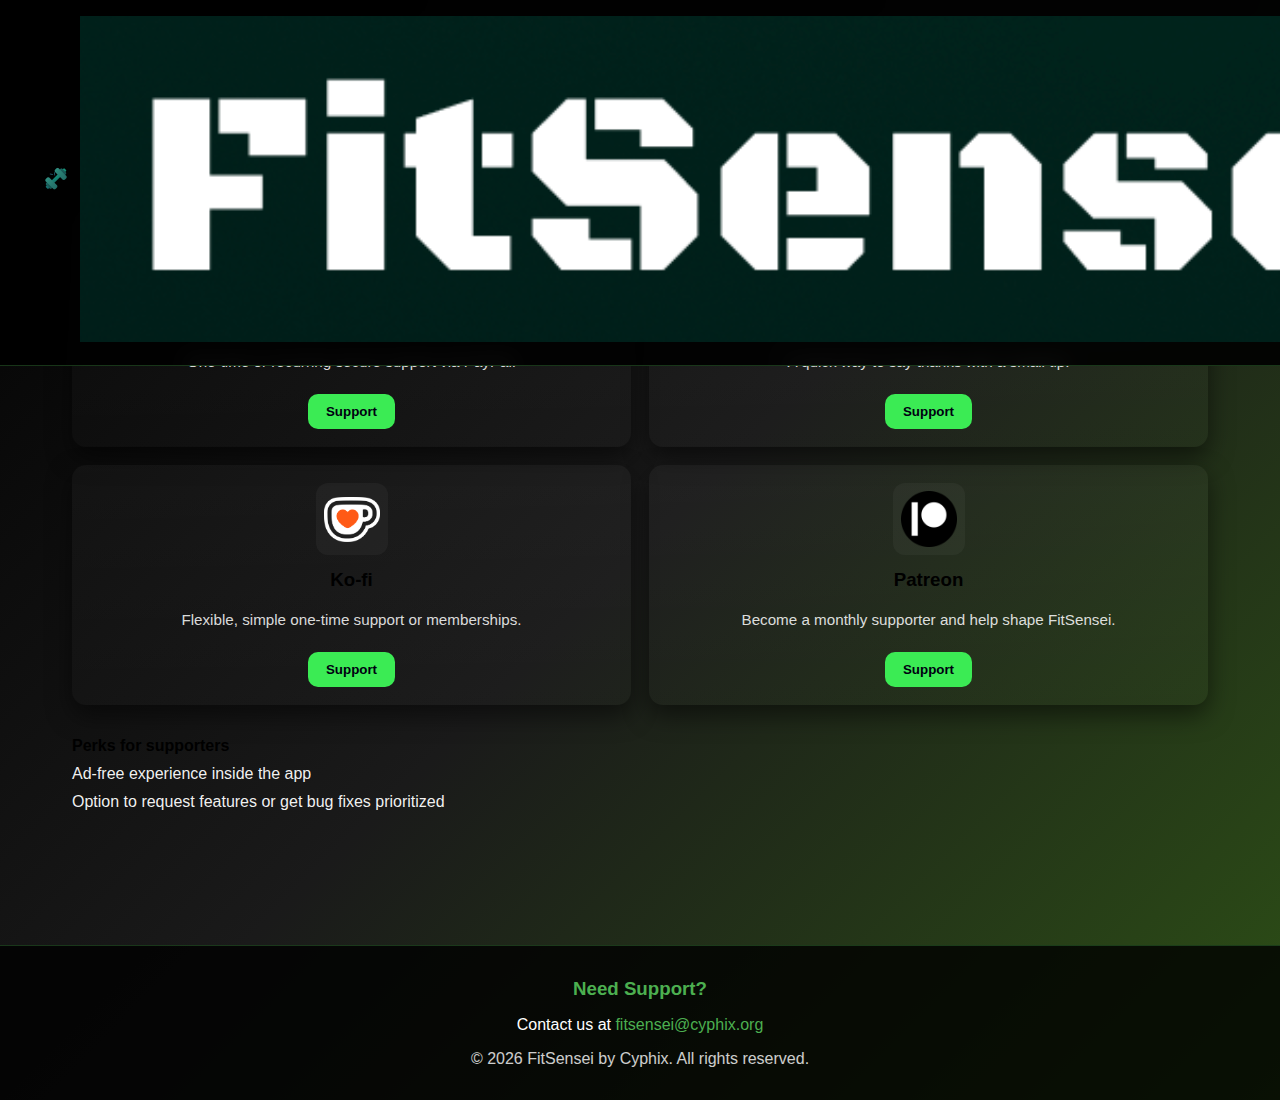
<file: donate.html>
<!DOCTYPE html>
<html lang="en">
<head>
    <meta charset="utf-8" />
    <meta name="viewport" content="width=device-width,initial-scale=1" />
    <title>Donate — FitSensei</title>

    <link rel="stylesheet" href="styles.css">
    <link rel="icon" type="image/png" href="logo.png">
    <link rel="apple-touch-icon" href="logo.png">
    <link rel="stylesheet" href="https://cdnjs.cloudflare.com/ajax/libs/font-awesome/6.4.2/css/all.min.css">

    <style>
        .donate-hero {
            text-align: center;
            margin-bottom: 2rem;
        }

        .green-email {
            color: var(--main-color, #64D370);
            font-weight: 700;
        }

        /* 2x2 GRID for donation tiles */
        .donation-grid-2x2 {
            display: grid;
            grid-template-columns: repeat(2, 1fr);
            gap: 18px;
        }

        @media (max-width: 650px) {
            .donation-grid-2x2 {
                grid-template-columns: 1fr;
            }
        }

        /* donation card tweaks for equal tiles */
        .donation-card {
            display: flex;
            flex-direction: column;
            align-items: center;
            text-align: center;
            gap: 14px;
            padding: 18px;
            border-radius: 14px;
            background: linear-gradient(180deg, rgba(255,255,255,0.03), rgba(255,255,255,0.01));
            box-shadow: 0 10px 24px rgba(0,0,0,0.5);
            transition: transform 0.22s ease, box-shadow 0.22s ease;
            text-decoration: none;
            color: inherit;
        }

        .donation-card:hover {
            transform: translateY(-6px);
            box-shadow: 0 20px 40px rgba(0,0,0,0.6);
        }

        .donation-logo {
            width: 72px;
            height: 72px;
            object-fit: contain;
            border-radius: 12px;
            background: rgba(255,255,255,0.04);
            padding: 8px;
        }

        .donation-card h3 {
            margin: 0;
        }

        .donation-card p {
            margin-top: 6px;
            margin-bottom: 10px;
            color: rgba(255,255,255,0.85);
            font-size: 0.95rem;
        }

        .donate-btn {
            background: var(--secondary, #3BEB54);
            border: none;
            padding: 10px 18px;
            border-radius: 10px;
            font-weight: 700;
            color: #001;
            cursor: pointer;
        }

        /* perks box */
        .donation-perks {
            margin-top: 2rem;
        }

        .donation-perks ul {
            list-style: none;
            padding-left: 0;
        }

        .donation-perks li {
            margin: 10px 0;
            color: rgba(255,255,255,0.95);
        }

        .donation-contact {
            margin-top: 1rem;
            text-align: center;
            font-size: 1rem;
            color: white;
        }
    </style>
</head>

<body>
    <nav class="navbar" role="navigation" aria-label="Main navigation">
        <div class="nav-content">
            <div class="logo">
                <a href="home.html" aria-label="FitSensei home">
                    <img src="logo.png" alt="FitSensei Logo" class="logo-img">
                </a>
                <a href="home.html" aria-label="FitSensei">
                    <img src="fitsensei-text.png" alt="FitSensei" class="brand-image">
                </a>
            </div>

            <div class="nav-links" role="menubar" aria-label="Site links">
                <a href="home.html" role="menuitem">
                    <i class="fas fa-home nav-icon" aria-hidden="true"></i>
                    <span class="nav-text">Home</span>
                </a>
                <a href="donate.html" role="menuitem" aria-current="page">
                    <i class="fas fa-hand-holding-heart nav-icon" aria-hidden="true"></i>
                    <span class="nav-text">Donate</span>
                </a>
                <a href="privacy.html" role="menuitem">
                    <i class="fas fa-lock nav-icon" aria-hidden="true"></i>
                    <span class="nav-text">Privacy</span>
                </a>
                <a href="terms.html" role="menuitem">
                    <i class="fas fa-file-contract nav-icon" aria-hidden="true"></i>
                    <span class="nav-text">Terms</span>
                </a>
            </div>
        </div>
    </nav>

    <main class="donate-page container">
        
        <!-- HERO SECTION -->
        <header class="donate-hero">
            <h1>Support FitSensei</h1>
            <p>Your contribution helps make FitSensei faster, more stable, and feature-rich — all while staying ad-light and privacy-focused.</p>
        </header>

        <!-- 2 × 2 Donation Grid -->
        <section class="donation-grid-2x2">
            
            <a class="donation-card paypal" href="https://paypal.me/fitsensei" target="_blank">
                <img src="paypal.png" alt="PayPal" class="donation-logo">
                <h3>PayPal</h3>
                <p>One-time or recurring secure support via PayPal.</p>
                <button class="donate-btn">Support</button>
            </a>

            <a class="donation-card bmc" href="https://buymeacoffee.com/fitsensei" target="_blank">
                <img src="bmc.png" alt="Buy Me a Coffee" class="donation-logo">
                <h3>Buy Me a Coffee</h3>
                <p>A quick way to say thanks with a small tip.</p>
                <button class="donate-btn">Support</button>
            </a>

            <a class="donation-card kofi" href="https://ko-fi.com/fitsensei" target="_blank">
                <img src="kofi.png" alt="Ko-fi" class="donation-logo">
                <h3>Ko-fi</h3>
                <p>Flexible, simple one-time support or memberships.</p>
                <button class="donate-btn">Support</button>
            </a>

            <a class="donation-card patreon" href="https://www.patreon.com/c/FitSensei" target="_blank">
                <img src="patreon.png" alt="Patreon" class="donation-logo">
                <h3>Patreon</h3>
                <p>Become a monthly supporter and help shape FitSensei.</p>
                <button class="donate-btn">Support</button>
            </a>

        </section>

        <!-- PERKS -->
        <section class="donation-perks section-glass">
            <h4>Perks for supporters</h4>
            <ul>
                <li>Ad-free experience inside the app</li>
                <li>Option to request features or get bug fixes prioritized</li>
            </ul>
        </section>

        <!-- CONTACT NOTE -->
        <!-- <section class="donation-contact">
            Let us know which payment method you'd like via email at 
            <span class="green-email">fitsensei@cyphix.org</span>
        </section> -->

    </main>

    <footer class="footer" role="contentinfo">
        <h3>Need Support?</h3>
        <p>Contact us at <a href="mailto:fitsensei@cyphix.org">fitsensei@cyphix.org</a></p>
        <p style="margin-top: 1rem; opacity: 0.8;">© 2026 FitSensei by Cyphix. All rights reserved.</p>
    </footer>

    <script src="script.js"></script>
</body>
</html>
</file>
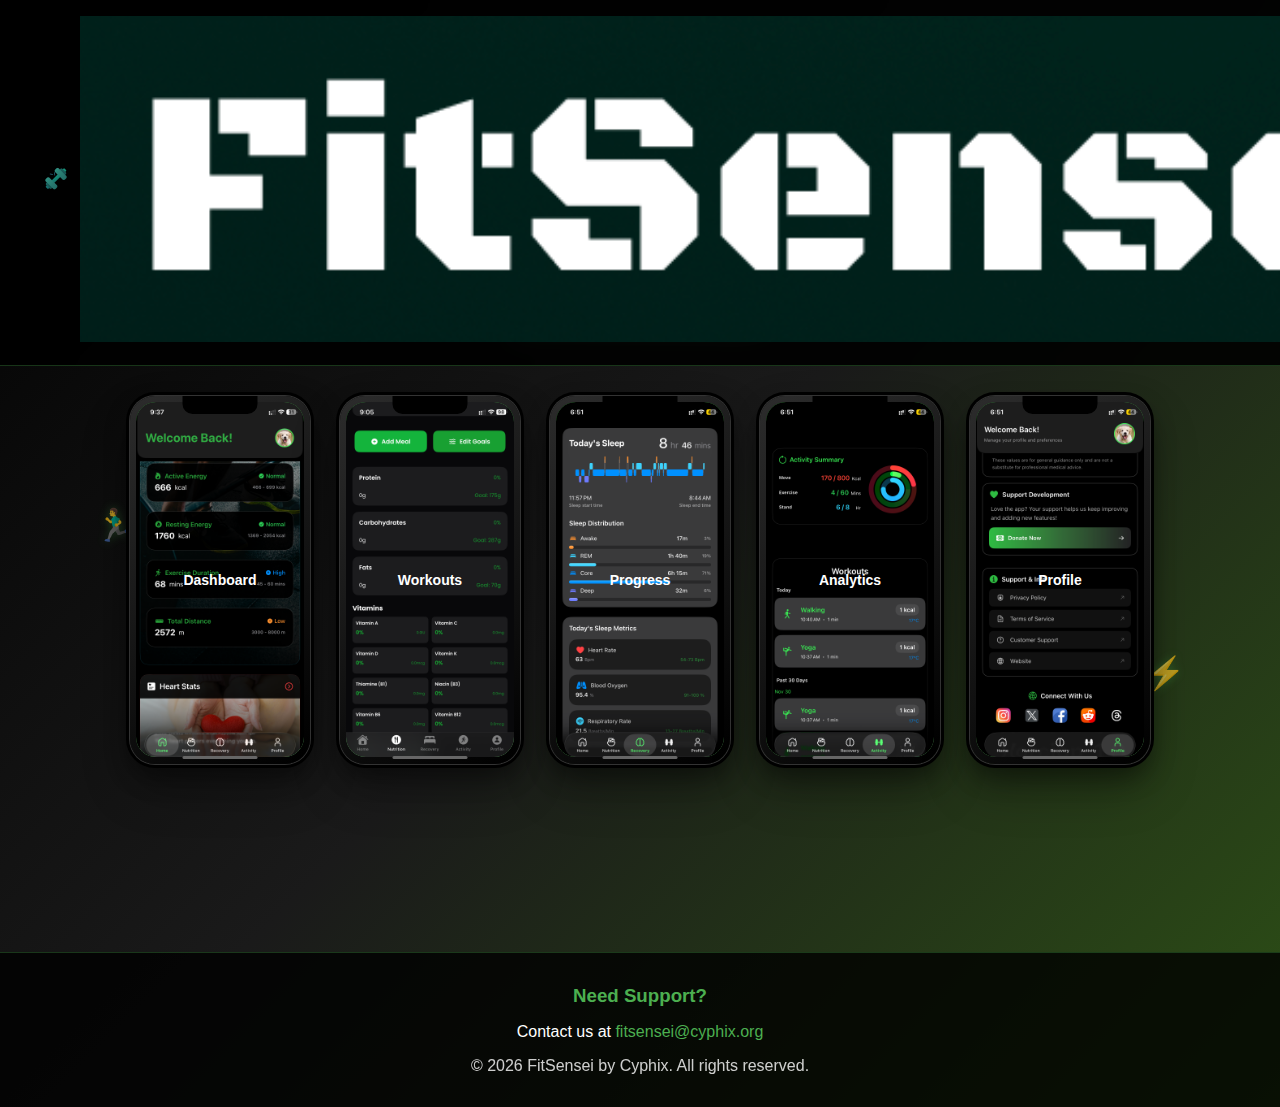
<file: home.html>
<!doctype html>
<html lang="en">
<head>
  <meta charset="utf-8" />
  <meta name="viewport" content="width=device-width,initial-scale=1" />
  <title>FitSensei - Your Ultimate Fitness Companion</title>

  <link rel="stylesheet" href="styles.css">
  <link rel="icon" type="image/png" href="logo.png">
  <link rel="apple-touch-icon" href="logo.png">
  <link rel="stylesheet" href="https://cdnjs.cloudflare.com/ajax/libs/font-awesome/6.4.2/css/all.min.css">
</head>

<body>
  <nav class="navbar" role="navigation" aria-label="Main navigation">
    <div class="nav-content">
      <div class="logo">
        <a href="home.html" aria-label="FitSensei home">
          <img src="logo.png" alt="FitSensei logo" class="logo-img">
        </a>
        <a href="home.html" aria-label="FitSensei">
          <img src="fitsensei-text.png" alt="FitSensei" class="brand-image">
        </a>
      </div>

      <div class="nav-links" role="menubar" aria-label="Site links">
        <a href="home.html" role="menuitem" aria-current="page">
          <i class="fas fa-home nav-icon" aria-hidden="true"></i>
          <span class="nav-text">Home</span>
        </a>
        <a href="donate.html" role="menuitem">
          <i class="fas fa-hand-holding-heart nav-icon" aria-hidden="true"></i>
          <span class="nav-text">Donate</span>
        </a>
        <a href="privacy.html" role="menuitem">
          <i class="fas fa-lock nav-icon" aria-hidden="true"></i>
          <span class="nav-text">Privacy</span>
        </a>
        <a href="terms.html" role="menuitem">
          <i class="fas fa-file-contract nav-icon" aria-hidden="true"></i>
          <span class="nav-text">Terms</span>
        </a>
      </div>
    </div>
  </nav>

  <main class="container" role="main" aria-label="FitSensei homepage">
    <header class="hero">
      <h1>Master Your Fitness Journey</h1>
      <p>The ultimate iOS app for tracking workouts, monitoring progress, and achieving your fitness goals.</p>
      <button class="cta-button" onclick="window.open('https://apps.apple.com/us/app/fitsensei/id6753600543', '_blank')">Download on App Store</button>
    </header>

    <!-- Desktop Version - All 5 Mockups -->
    <section class="phone-mockups-desktop" aria-hidden="false" aria-label="App screenshots (desktop)">
      <div class="floating-elements" aria-hidden="true">
        <div class="floating-icon">💪</div>
        <div class="floating-icon">⚡</div>
        <div class="floating-icon">🔥</div>
        <div class="floating-icon">🏃‍♂️</div>
        <div class="floating-icon">⭐</div>
        <div class="floating-icon">🎯</div>
      </div>

      <div class="iphone-mockup mockup-1">
        <div class="iphone-screen">
          <div class="screenshot-container">
            <img src="1.PNG" alt="Dashboard — FitSensei" class="screenshot">
            <div class="fallback-text">Dashboard</div>
          </div>
        </div>
      </div>

      <div class="iphone-mockup mockup-2">
        <div class="iphone-screen">
          <div class="screenshot-container">
            <img src="2.PNG" alt="Workouts — FitSensei" class="screenshot">
            <div class="fallback-text">Workouts</div>
          </div>
        </div>
      </div>

      <div class="iphone-mockup mockup-3">
        <div class="iphone-screen">
          <div class="screenshot-container">
            <img src="3.PNG" alt="Progress — FitSensei" class="screenshot">
            <div class="fallback-text">Progress</div>
          </div>
        </div>
      </div>

      <div class="iphone-mockup mockup-4">
        <div class="iphone-screen">
          <div class="screenshot-container">
            <img src="4.PNG" alt="Analytics — FitSensei" class="screenshot">
            <div class="fallback-text">Analytics</div>
          </div>
        </div>
      </div>

      <div class="iphone-mockup mockup-5">
        <div class="iphone-screen">
          <div class="screenshot-container">
            <img src="5.PNG" alt="Profile — FitSensei" class="screenshot">
            <div class="fallback-text">Profile</div>
          </div>
        </div>
      </div>
    </section>

    <!-- Mobile: vertical stacked mockups -->
    <section class="phone-carousel-mobile" aria-label="App screenshots (mobile)">
      <div class="phone-mockups-vertical">
        <div class="iphone-mockup">
          <div class="iphone-screen">
            <div class="screenshot-container">
              <img src="1.PNG" alt="FitSensei Screenshot 1" class="screenshot">
            </div>
          </div>
        </div>

        <div class="iphone-mockup">
          <div class="iphone-screen">
            <div class="screenshot-container">
              <img src="2.PNG" alt="FitSensei Screenshot 2" class="screenshot">
            </div>
          </div>
        </div>

        <div class="iphone-mockup">
          <div class="iphone-screen">
            <div class="screenshot-container">
              <img src="3.PNG" alt="FitSensei Screenshot 3" class="screenshot">
            </div>
          </div>
        </div>

        <div class="iphone-mockup">
          <div class="iphone-screen">
            <div class="screenshot-container">
              <img src="4.PNG" alt="FitSensei Screenshot 4" class="screenshot">
            </div>
          </div>
        </div>

        <div class="iphone-mockup">
          <div class="iphone-screen">
            <div class="screenshot-container">
              <img src="5.PNG" alt="FitSensei Screenshot 5" class="screenshot">
            </div>
          </div>
        </div>
      </div>
    </section>

    <!-- Running figure -->
    <div class="running-figure-mobile" aria-hidden="true">
      <div class="runner-body">
        <div class="runner-head"></div>
        <div class="runner-torso"></div>
        <div class="runner-arm left"></div>
        <div class="runner-arm right"></div>
        <div class="runner-leg left"></div>
        <div class="runner-leg right"></div>
      </div>
    </div>

  </main>

  <footer class="footer" role="contentinfo">
    <h3>Need Support?</h3>
    <p>Contact us at <a href="mailto:fitsensei@cyphix.org">fitsensei@cyphix.org</a></p>
    <p style="margin-top: 1rem; opacity: 0.8;">© 2026 FitSensei by Cyphix. All rights reserved.</p>
  </footer>

  <script src="script.js"></script>
</body>
</html>
</file>
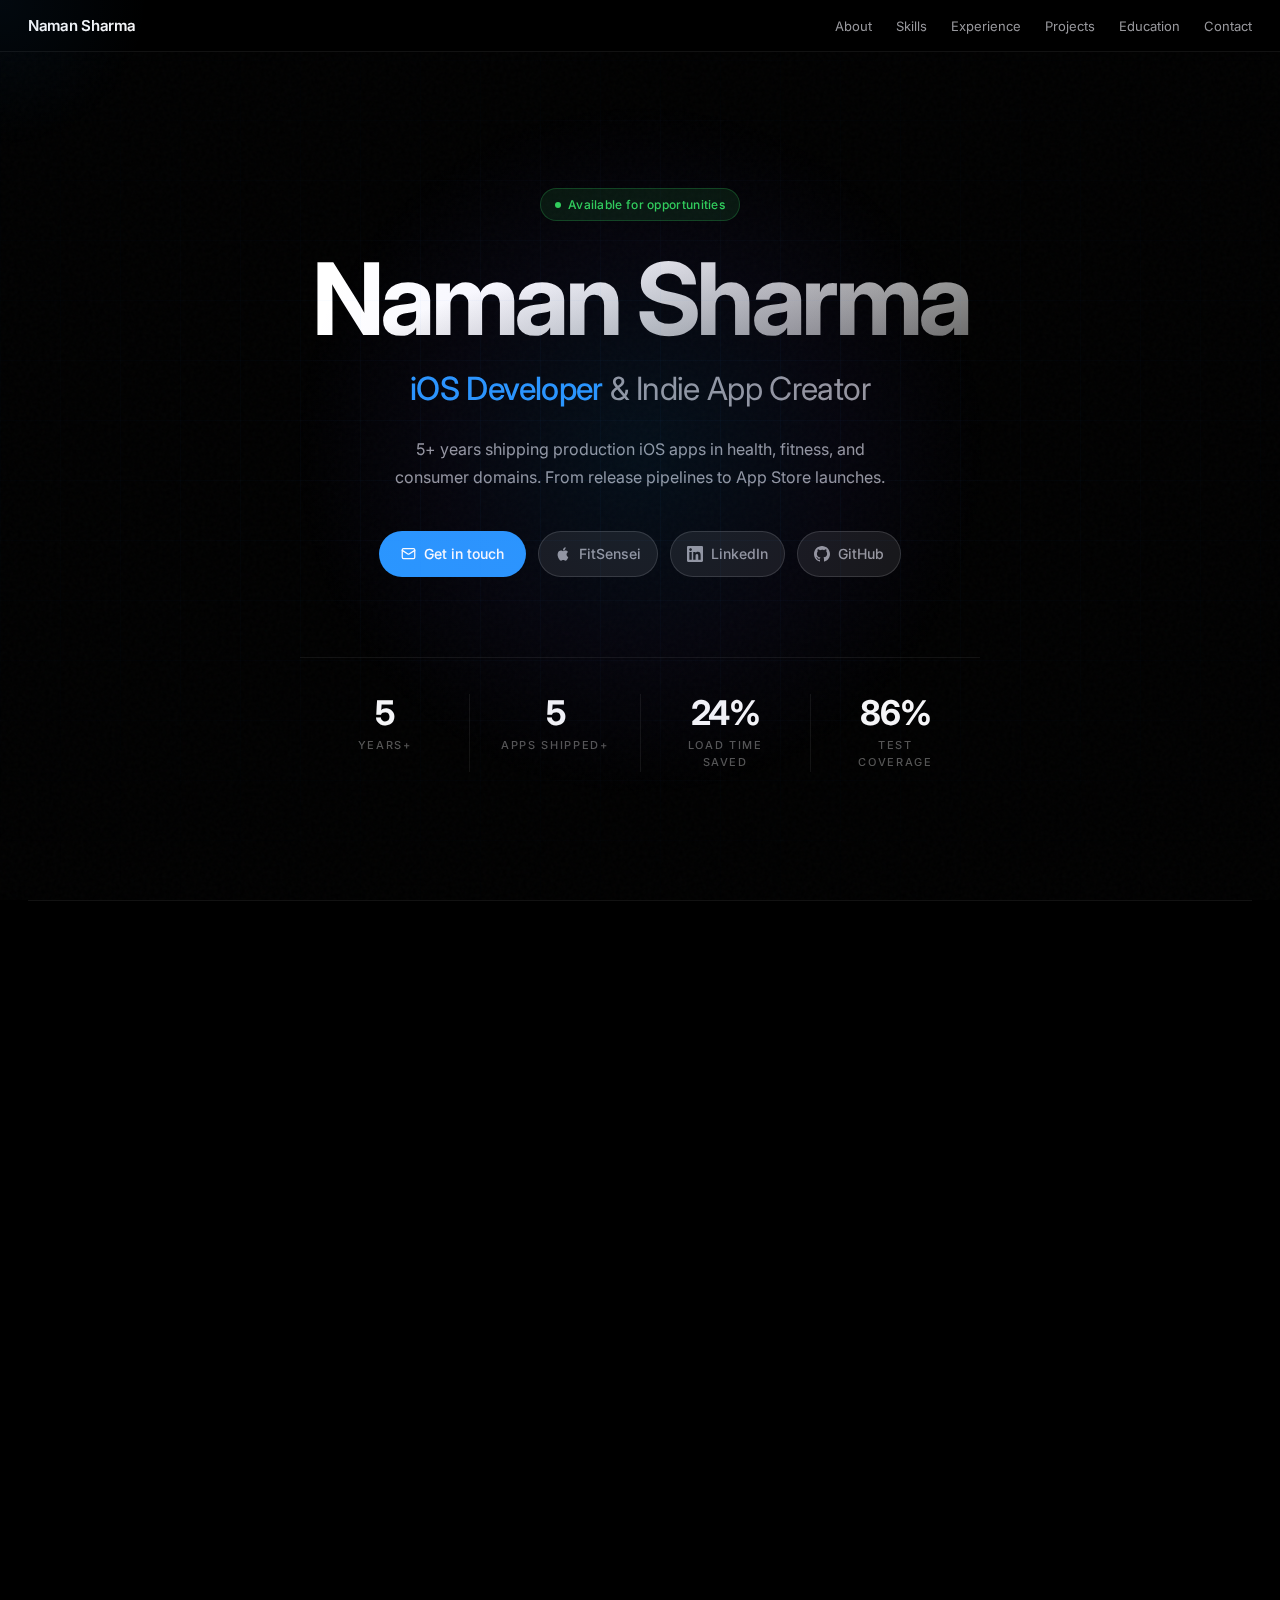
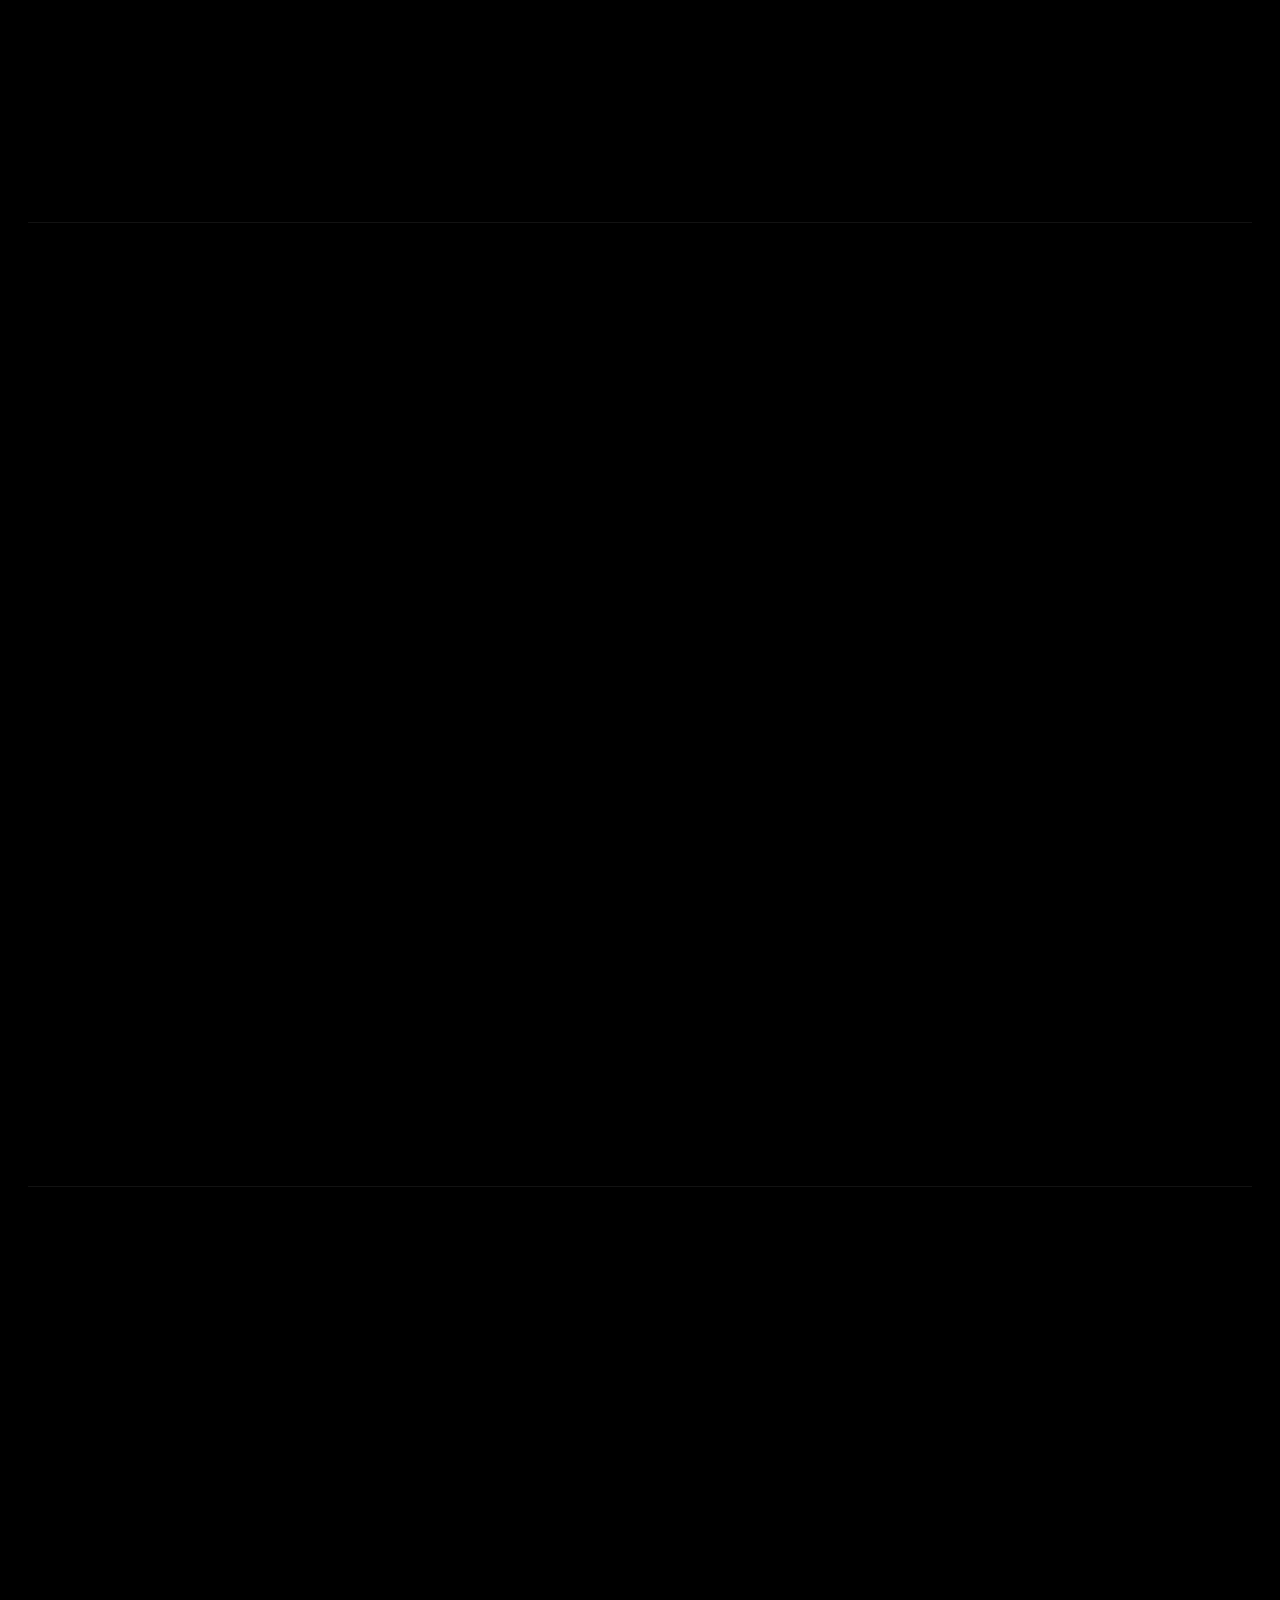
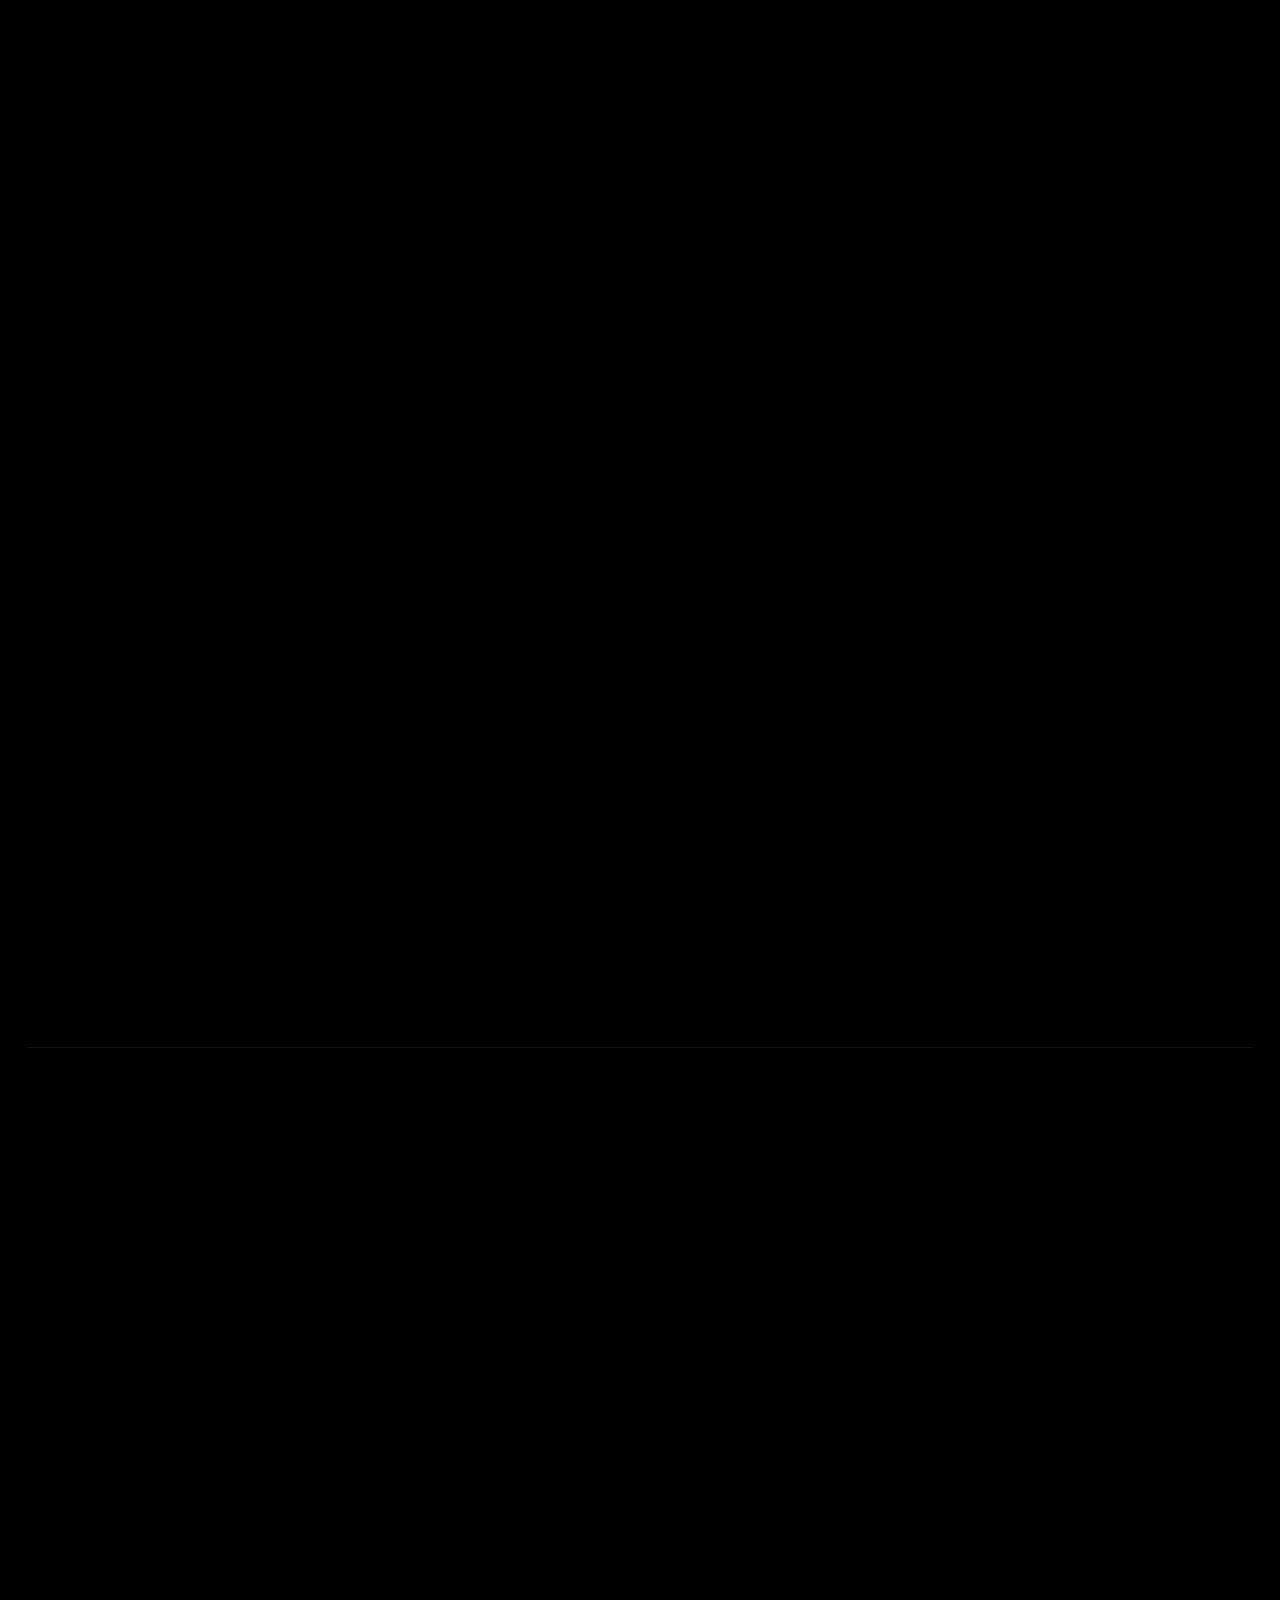
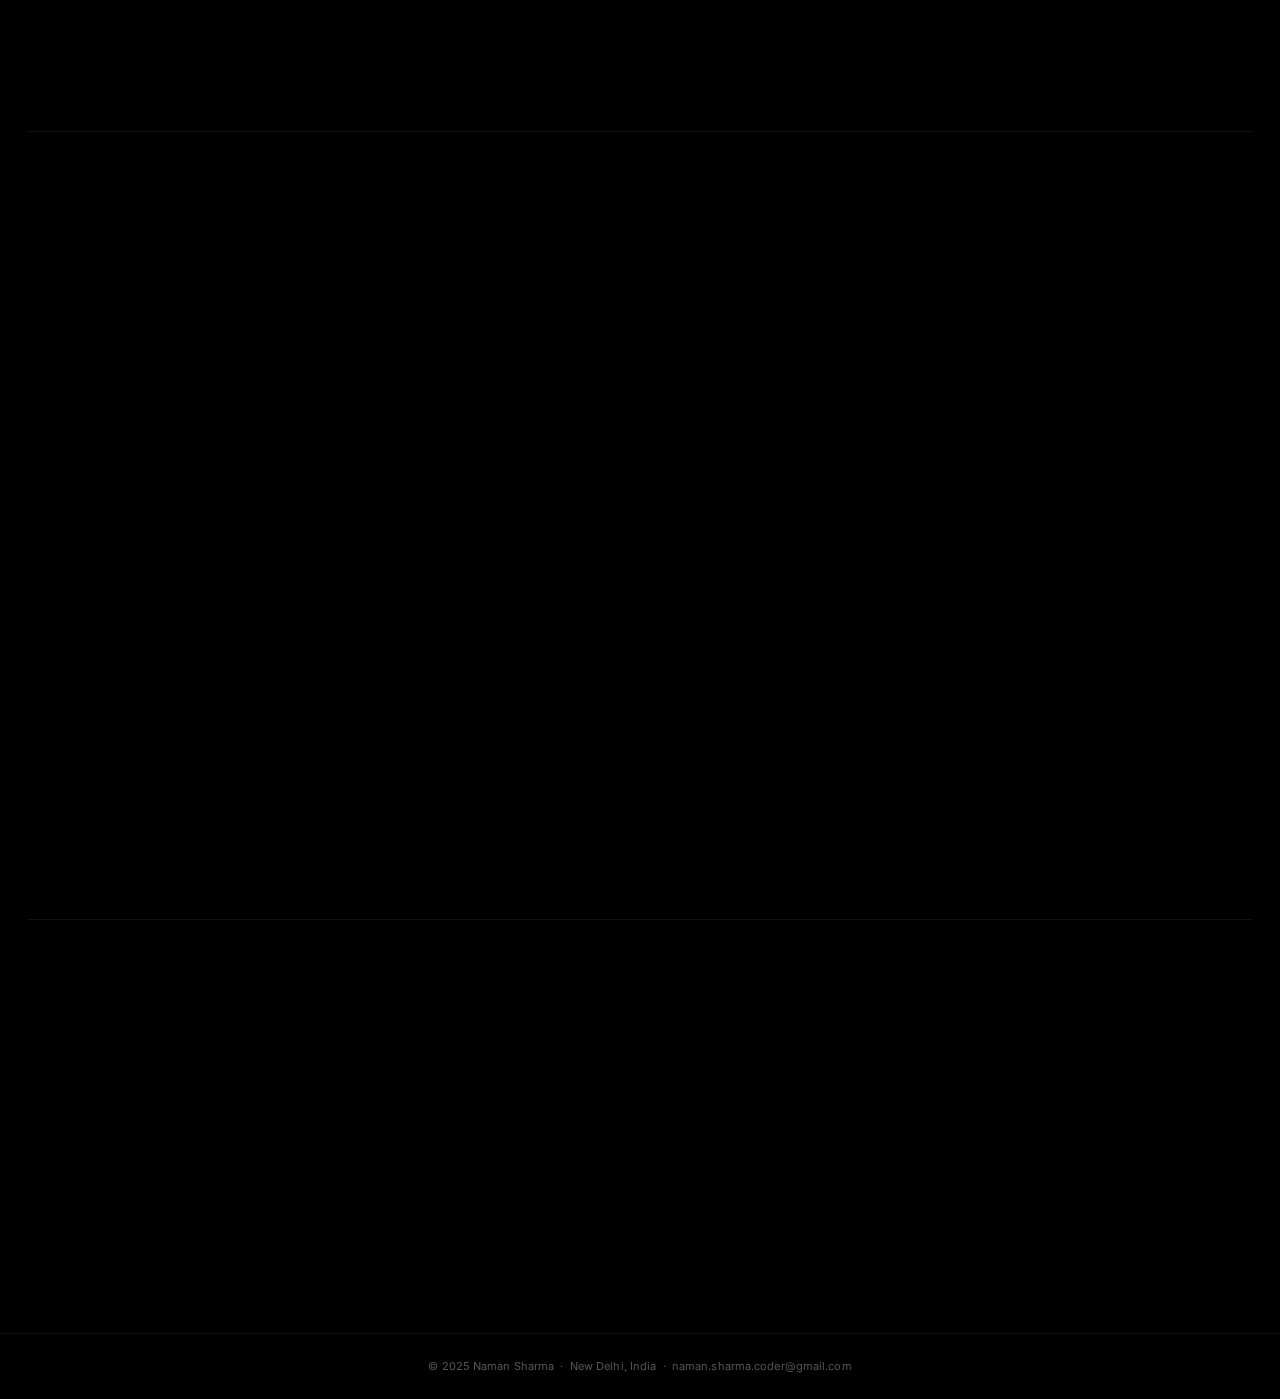
<file: naman.html>
<!DOCTYPE html>
<html lang="en">
<head>
<meta charset="UTF-8">
<meta name="viewport" content="width=device-width, initial-scale=1.0">
<title>Naman Sharma — iOS Developer</title>
<link rel="preconnect" href="https://fonts.googleapis.com">
<link rel="preconnect" href="https://fonts.gstatic.com" crossorigin>
<link href="https://fonts.googleapis.com/css2?family=Inter:wght@300;400;500;600;700&display=swap" rel="stylesheet">
<style>
*, *::before, *::after { box-sizing: border-box; margin: 0; padding: 0; }

:root {
  --bg: #000;
  --surface: #0d0d0d;
  --surface2: #161616;
  --surface3: #1c1c1e;
  --border: rgba(255,255,255,0.07);
  --border2: rgba(255,255,255,0.14);
  --text: #f5f5f7;
  --text2: #98989d;
  --text3: #555;
  --accent: #2997ff;
  --accent2: #30d158;
  --accent3: #ff375f;
  --accent4: #ffd60a;
  --font: 'Inter', -apple-system, BlinkMacSystemFont, sans-serif;
  --r: 16px;
  --r-sm: 10px;
}

html { scroll-behavior: smooth; }

body {
  background: var(--bg);
  color: var(--text);
  font-family: var(--font);
  font-size: 16px;
  line-height: 1.6;
  overflow-x: hidden;
  -webkit-font-smoothing: antialiased;
}

/* ── NOISE OVERLAY ── */
body::before {
  content: '';
  position: fixed;
  inset: 0;
  background-image: url("data:image/svg+xml,%3Csvg viewBox='0 0 256 256' xmlns='http://www.w3.org/2000/svg'%3E%3Cfilter id='n'%3E%3CfeTurbulence type='fractalNoise' baseFrequency='0.9' numOctaves='4' stitchTiles='stitch'/%3E%3C/filter%3E%3Crect width='100%25' height='100%25' filter='url(%23n)' opacity='1'/%3E%3C/svg%3E");
  opacity: 0.025;
  pointer-events: none;
  z-index: 0;
}

/* ── NAV ── */
nav {
  position: fixed; top: 0; left: 0; right: 0; z-index: 200;
  height: 52px;
  display: flex; align-items: center; justify-content: space-between;
  padding: 0 28px;
  background: rgba(0,0,0,0.75);
  backdrop-filter: saturate(180%) blur(24px);
  -webkit-backdrop-filter: saturate(180%) blur(24px);
  border-bottom: 0.5px solid var(--border);
}
.nav-logo { font-size: 15px; font-weight: 600; color: var(--text); text-decoration: none; letter-spacing: -0.3px; }
.nav-links { display: flex; gap: 24px; list-style: none; }
.nav-links a { font-size: 13px; color: var(--text2); text-decoration: none; transition: color 0.2s; }
.nav-links a:hover { color: var(--text); }

/* ── LAYOUT ── */
.container { max-width: 1100px; margin: 0 auto; padding: 0 28px; }
section { padding: 110px 0; position: relative; z-index: 1; }

/* ── HERO ── */
#hero {
  min-height: 100vh;
  display: flex; flex-direction: column; align-items: center; justify-content: center;
  text-align: center;
  padding: 140px 28px 80px;
  position: relative; overflow: hidden; z-index: 1;
}

/* Animated grid background */
.hero-grid {
  position: absolute; inset: 0;
  background-image:
    linear-gradient(rgba(41,151,255,0.03) 1px, transparent 1px),
    linear-gradient(90deg, rgba(41,151,255,0.03) 1px, transparent 1px);
  background-size: 60px 60px;
  mask-image: radial-gradient(ellipse 80% 60% at 50% 50%, black 20%, transparent 100%);
  animation: gridDrift 20s linear infinite;
}
@keyframes gridDrift { 0% { transform: translateY(0); } 100% { transform: translateY(60px); } }

/* Orb */
.hero-orb {
  position: absolute;
  width: 700px; height: 700px;
  border-radius: 50%;
  background: radial-gradient(circle, rgba(41,151,255,0.10) 0%, rgba(94,92,230,0.06) 40%, transparent 70%);
  top: 50%; left: 50%; transform: translate(-50%, -50%);
  animation: orbPulse 6s ease-in-out infinite;
  pointer-events: none;
}
@keyframes orbPulse { 0%,100% { transform: translate(-50%,-50%) scale(1); opacity: 0.8; } 50% { transform: translate(-50%,-50%) scale(1.08); opacity: 1; } }

.hero-badge {
  display: inline-flex; align-items: center; gap: 7px;
  background: rgba(48,209,88,0.1);
  border: 0.5px solid rgba(48,209,88,0.25);
  border-radius: 100px; padding: 6px 14px;
  font-size: 12px; font-weight: 500; color: var(--accent2);
  margin-bottom: 28px; letter-spacing: 0.3px;
}
.hero-badge-dot {
  width: 6px; height: 6px; border-radius: 50%;
  background: var(--accent2);
  animation: pulse 2.2s ease-in-out infinite;
}
@keyframes pulse { 0%,100% { opacity:1; transform:scale(1); } 50% { opacity:0.4; transform:scale(0.75); } }

.hero-name {
  font-size: clamp(52px, 9vw, 100px);
  font-weight: 700;
  letter-spacing: -0.045em;
  line-height: 1.0;
  margin-bottom: 14px;
  background: linear-gradient(160deg, #fff 30%, #666 100%);
  -webkit-background-clip: text; -webkit-text-fill-color: transparent; background-clip: text;
  animation: fadeUp 0.8s ease both;
}
.hero-title {
  font-size: clamp(20px, 3.5vw, 32px);
  font-weight: 400; color: var(--text2);
  margin-bottom: 22px; letter-spacing: -0.02em;
  animation: fadeUp 0.8s 0.12s ease both;
}
.hero-title em { color: var(--accent); font-style: normal; font-weight: 500; }
.hero-desc {
  font-size: 16px; color: var(--text2); max-width: 520px;
  margin: 0 auto 40px; line-height: 1.7;
  animation: fadeUp 0.8s 0.22s ease both;
}

@keyframes fadeUp { from { opacity:0; transform:translateY(24px); } to { opacity:1; transform:translateY(0); } }

.hero-cta {
  display: flex; gap: 12px; justify-content: center; flex-wrap: wrap;
  animation: fadeUp 0.8s 0.32s ease both;
}

/* Buttons */
.btn {
  display: inline-flex; align-items: center; gap: 8px;
  padding: 12px 22px; border-radius: 100px;
  font-size: 14px; font-weight: 500; text-decoration: none;
  transition: all 0.2s; cursor: pointer; border: none;
  font-family: var(--font);
}
.btn-primary { background: var(--accent); color: #fff; }
.btn-primary:hover { background: #0a84ff; transform: translateY(-1px); box-shadow: 0 8px 24px rgba(41,151,255,0.3); }
.btn-icon {
  background: var(--surface2); color: var(--text2);
  border: 0.5px solid var(--border2); padding: 10px 16px;
}
.btn-icon:hover { background: var(--surface3); color: var(--text); transform: translateY(-1px); }
.btn-icon svg { width: 16px; height: 16px; flex-shrink: 0; }

.hero-metrics {
  display: flex; justify-content: center;
  margin-top: 80px;
  border-top: 0.5px solid var(--border);
  padding-top: 36px; width: 100%; max-width: 680px;
  animation: fadeUp 0.8s 0.42s ease both;
  gap: 0;
}
.metric { flex: 1; text-align: center; padding: 0 28px; border-right: 0.5px solid var(--border); }
.metric:last-child { border-right: none; }
.metric-value { font-size: 34px; font-weight: 700; color: var(--text); letter-spacing: -0.04em; line-height: 1.1; }
.metric-label { font-size: 11px; color: var(--text3); margin-top: 4px; text-transform: uppercase; letter-spacing: 0.15em; font-weight: 500; }

/* ── SECTION HEADERS ── */
.eyebrow { font-size: 11px; font-weight: 600; letter-spacing: 0.12em; text-transform: uppercase; color: var(--accent); margin-bottom: 12px; }
.section-title { font-size: clamp(30px, 4.5vw, 48px); font-weight: 700; letter-spacing: -0.03em; line-height: 1.08; margin-bottom: 14px; }
.section-sub { font-size: 16px; color: var(--text2); max-width: 480px; line-height: 1.65; }

hr.div { border: none; border-top: 0.5px solid var(--border); margin: 0 28px; }

/* ── ABOUT ── */
#about .about-wrap { display: grid; grid-template-columns: 1fr 1fr; gap: 72px; align-items: start; margin-top: 64px; }
.avatar {
  width: 96px; height: 96px; border-radius: 50%;
  background: linear-gradient(135deg, var(--accent) 0%, #5e5ce6 100%);
  display: flex; align-items: center; justify-content: center;
  font-size: 32px; font-weight: 700; color: #fff; margin-bottom: 28px;
  position: relative;
}
.avatar::after {
  content: '';
  position: absolute; inset: -3px; border-radius: 50%;
  background: conic-gradient(from 0deg, var(--accent), #5e5ce6, var(--accent));
  z-index: -1; animation: spin 4s linear infinite; opacity: 0.5;
}
@keyframes spin { to { transform: rotate(360deg); } }
.about-p { font-size: 15px; color: var(--text2); line-height: 1.75; margin-bottom: 14px; }
.about-p strong { color: var(--text); font-weight: 600; }
.about-links { display: flex; gap: 10px; margin-top: 24px; flex-wrap: wrap; }

.about-link {
  display: inline-flex; align-items: center; gap: 7px;
  padding: 9px 16px; border-radius: 100px;
  font-size: 13px; font-weight: 500; text-decoration: none;
  border: 0.5px solid var(--border2); color: var(--text2);
  background: var(--surface2); transition: all 0.2s;
}
.about-link svg { width: 15px; height: 15px; }
.about-link:hover { border-color: var(--accent); color: var(--accent); transform: translateY(-1px); }

.cards-2x2 { display: grid; grid-template-columns: 1fr 1fr; gap: 12px; }
.about-card {
  background: var(--surface); border: 0.5px solid var(--border);
  border-radius: var(--r); padding: 22px;
  transition: border-color 0.3s, transform 0.3s;
}
.about-card:hover { border-color: var(--border2); transform: translateY(-2px); }
.about-card .icon { font-size: 22px; margin-bottom: 10px; }
.about-card h3 { font-size: 14px; font-weight: 600; color: var(--text); margin-bottom: 6px; }
.about-card p { font-size: 12px; color: var(--text3); line-height: 1.5; }

/* ── SKILLS ── */
#skills .skill-wrap { margin-top: 56px; }
.skill-group { border-top: 0.5px solid var(--border); padding: 28px 0; display: grid; grid-template-columns: 180px 1fr; gap: 24px; align-items: start; }
.skill-label { font-size: 11px; font-weight: 600; text-transform: uppercase; letter-spacing: 0.1em; color: var(--text3); padding-top: 5px; }
.tags { display: flex; flex-wrap: wrap; gap: 8px; }
.tag {
  display: inline-block; padding: 5px 13px;
  border-radius: 100px; font-size: 13px; color: var(--text2);
  border: 0.5px solid var(--border);
  background: var(--surface2);
  transition: all 0.18s; cursor: default;
}
.tag:hover { color: var(--accent); border-color: rgba(41,151,255,0.35); background: rgba(41,151,255,0.07); transform: translateY(-1px); }

/* ── EXPERIENCE ── */
#experience .exp-list { margin-top: 64px; display: flex; flex-direction: column; }

.exp-item {
  display: grid; grid-template-columns: 220px 1fr;
  border-top: 0.5px solid var(--border);
  transition: background 0.25s;
  position: relative; cursor: default;
}
.exp-item:last-child { border-bottom: 0.5px solid var(--border); }

/* Animated left accent line */
.exp-item::before {
  content: '';
  position: absolute; left: 0; top: 0; bottom: 0; width: 2px;
  background: var(--accent);
  transform: scaleY(0); transform-origin: top;
  transition: transform 0.35s cubic-bezier(0.25,0.46,0.45,0.94);
}
.exp-item:hover::before { transform: scaleY(1); }
.exp-item:hover { background: rgba(255,255,255,0.018); }

.exp-left { padding: 32px 24px 32px 20px; border-right: 0.5px solid var(--border); }
.exp-company { font-size: 15px; font-weight: 600; color: var(--text); margin-bottom: 3px; }
.exp-period { font-size: 12px; color: var(--text3); margin-bottom: 6px; }
.exp-location { font-size: 12px; color: var(--text3); }

/* Company link badge */
.exp-link-badge {
  display: inline-flex; align-items: center; gap: 5px;
  margin-top: 12px; padding: 5px 10px; border-radius: 8px;
  font-size: 11px; font-weight: 500; text-decoration: none;
  background: rgba(41,151,255,0.08); border: 0.5px solid rgba(41,151,255,0.18);
  color: var(--accent); transition: all 0.2s;
  cursor: pointer;
}
.exp-link-badge:hover { background: rgba(41,151,255,0.15); transform: translateY(-1px); }
.exp-link-badge svg { width: 11px; height: 11px; }

.exp-right { padding: 32px 36px; }
.exp-role { font-size: 18px; font-weight: 700; color: var(--text); margin-bottom: 16px; letter-spacing: -0.25px; }
.exp-bullets { list-style: none; display: flex; flex-direction: column; gap: 10px; }
.exp-bullets li { font-size: 13.5px; color: var(--text2); padding-left: 16px; position: relative; line-height: 1.65; }
.exp-bullets li::before { content: ''; position: absolute; left: 0; top: 9px; width: 4px; height: 4px; border-radius: 50%; background: var(--accent); }
.exp-bullets li strong { color: var(--text); font-weight: 600; }

/* ── PROJECTS ── */
#projects .proj-grid { display: grid; grid-template-columns: 1fr 1fr; gap: 14px; margin-top: 64px; }

.proj-card {
  background: var(--surface); border: 0.5px solid var(--border);
  border-radius: var(--r); padding: 32px;
  display: flex; flex-direction: column; gap: 14px;
  text-decoration: none; color: inherit;
  transition: all 0.3s; position: relative; overflow: hidden;
  /* shine effect setup */
}
.proj-card::after {
  content: '';
  position: absolute; inset: 0;
  background: radial-gradient(circle at var(--mx, 50%) var(--my, 50%), rgba(255,255,255,0.04), transparent 60%);
  opacity: 0; transition: opacity 0.3s; pointer-events: none;
}
.proj-card:hover::after { opacity: 1; }
.proj-card:hover { border-color: rgba(41,151,255,0.25); transform: translateY(-3px); box-shadow: 0 20px 60px rgba(0,0,0,0.4); }
.proj-card.featured { grid-column: 1 / -1; background: linear-gradient(145deg, #0a1520 0%, #0d0d0d 60%); border-color: rgba(41,151,255,0.18); }

.proj-icon { width: 52px; height: 52px; border-radius: 13px; background: linear-gradient(135deg, var(--accent) 0%, #5e5ce6 100%); display: flex; align-items: center; justify-content: center; font-size: 24px; }
.proj-name { font-size: 20px; font-weight: 700; color: var(--text); letter-spacing: -0.3px; }
.proj-tagline { font-size: 14px; color: var(--text2); line-height: 1.55; }
.proj-stack { display: flex; flex-wrap: wrap; gap: 7px; margin-top: auto; }
.stack-tag { font-size: 11px; padding: 4px 10px; border-radius: 100px; background: rgba(255,255,255,0.04); border: 0.5px solid var(--border); color: var(--text3); }
.proj-links { display: flex; gap: 10px; margin-top: 4px; }
.proj-link {
  display: inline-flex; align-items: center; gap: 6px;
  font-size: 13px; font-weight: 500; color: var(--accent);
  text-decoration: none; padding: 7px 14px;
  border: 0.5px solid rgba(41,151,255,0.25); border-radius: 100px;
  transition: all 0.2s; background: rgba(41,151,255,0.06);
}
.proj-link svg { width: 14px; height: 14px; }
.proj-link:hover { background: rgba(41,151,255,0.14); transform: translateY(-1px); }

/* ── EDUCATION ── */
#education .edu-grid { display: grid; grid-template-columns: repeat(auto-fit, minmax(240px, 1fr)); gap: 12px; margin-top: 64px; }
.edu-card { background: var(--surface); border: 0.5px solid var(--border); border-radius: var(--r); padding: 26px; transition: all 0.25s; }
.edu-card:hover { border-color: var(--border2); transform: translateY(-2px); }
.edu-badge { display: inline-block; font-size: 10px; font-weight: 600; text-transform: uppercase; letter-spacing: 0.1em; padding: 3px 9px; border-radius: 100px; margin-bottom: 14px; }
.badge-degree { background: rgba(41,151,255,0.1); color: var(--accent); }
.badge-cert { background: rgba(48,209,88,0.1); color: var(--accent2); }
.badge-award { background: rgba(255,214,10,0.1); color: var(--accent4); }
.badge-school { background: rgba(255,255,255,0.06); color: var(--text3); }
.edu-title { font-size: 15px; font-weight: 600; color: var(--text); margin-bottom: 6px; line-height: 1.35; }
.edu-sub { font-size: 12px; color: var(--text3); line-height: 1.55; }
.edu-link { display: inline-flex; align-items: center; gap: 4px; font-size: 12px; color: var(--accent); text-decoration: none; margin-top: 10px; transition: opacity 0.2s; }
.edu-link:hover { opacity: 0.7; }

/* ── CONTACT ── */
#contact { text-align: center; }
.contact-inner { max-width: 600px; margin: 0 auto; }
.contact-email {
  font-size: clamp(18px, 3.5vw, 28px); font-weight: 600;
  color: var(--accent); text-decoration: none; display: block;
  margin: 36px 0; letter-spacing: -0.02em; transition: opacity 0.2s;
}
.contact-email:hover { opacity: 0.7; }
.contact-btns { display: flex; gap: 10px; justify-content: center; flex-wrap: wrap; }

/* ── FOOTER ── */
footer { border-top: 0.5px solid var(--border); padding: 24px; text-align: center; font-size: 11px; color: var(--text3); letter-spacing: 0.1px; z-index: 1; position: relative; }

/* ── SCROLL REVEAL ── */
.reveal { opacity: 0; transform: translateY(24px); transition: opacity 0.65s cubic-bezier(0.25,0.46,0.45,0.94), transform 0.65s cubic-bezier(0.25,0.46,0.45,0.94); }
.reveal.in { opacity: 1; transform: none; }
.d1 { transition-delay: 0.08s; }
.d2 { transition-delay: 0.16s; }
.d3 { transition-delay: 0.24s; }
.d4 { transition-delay: 0.32s; }

/* ── FLOATING PARTICLES ── */
.particles { position: fixed; inset: 0; pointer-events: none; z-index: 0; overflow: hidden; }
.particle {
  position: absolute; border-radius: 50%;
  background: radial-gradient(circle, rgba(41,151,255,0.6) 0%, transparent 70%);
  animation: floatUp linear infinite;
  opacity: 0;
}
@keyframes floatUp {
  0% { transform: translateY(100vh) scale(0); opacity: 0; }
  10% { opacity: 0.6; }
  90% { opacity: 0.1; }
  100% { transform: translateY(-10vh) scale(1); opacity: 0; }
}

/* ── GLOWING CURSOR TRAIL (desktop) ── */
.cursor-glow {
  position: fixed; pointer-events: none; z-index: 9999;
  width: 300px; height: 300px; border-radius: 50%;
  background: radial-gradient(circle, rgba(41,151,255,0.06) 0%, transparent 70%);
  transform: translate(-50%, -50%);
  transition: left 0.12s ease, top 0.12s ease;
}

/* ── COUNTER ANIMATION ── */
.count { display: inline-block; }

/* ── MOBILE ── */
@media (max-width: 768px) {
  .nav-links { display: none; }
  #about .about-wrap { grid-template-columns: 1fr; gap: 40px; }
  .exp-item { grid-template-columns: 1fr; }
  .exp-left { border-right: none; border-bottom: 0.5px solid var(--border); padding: 24px 20px; }
  .exp-right { padding: 24px 20px; }
  #projects .proj-grid { grid-template-columns: 1fr; }
  .proj-card.featured { grid-column: 1; }
  .hero-metrics { flex-wrap: wrap; }
  .metric { flex: 0 0 50%; border-right: none; border-bottom: 0.5px solid var(--border); padding: 20px 0; }
  .metric:nth-child(odd) { border-right: 0.5px solid var(--border); }
  .metric:last-child { border-bottom: none; }
  .skill-group { grid-template-columns: 1fr; gap: 10px; }
  .cards-2x2 { grid-template-columns: 1fr; }
}
</style>
</head>
<body>

<!-- Cursor glow -->
<div class="cursor-glow" id="cursorGlow"></div>

<!-- Particles -->
<div class="particles" id="particles"></div>

<!-- NAV -->
<nav>
  <a href="#hero" class="nav-logo">Naman Sharma</a>
  <ul class="nav-links">
    <li><a href="#about">About</a></li>
    <li><a href="#skills">Skills</a></li>
    <li><a href="#experience">Experience</a></li>
    <li><a href="#projects">Projects</a></li>
    <li><a href="#education">Education</a></li>
    <li><a href="#contact">Contact</a></li>
  </ul>
</nav>

<!-- HERO -->
<section id="hero">
  <div class="hero-grid"></div>
  <div class="hero-orb"></div>
  <div class="hero-badge"><div class="hero-badge-dot"></div>Available for opportunities</div>
  <h1 class="hero-name">Naman Sharma</h1>
  <p class="hero-title"><em>iOS Developer</em> &amp; Indie App Creator</p>
  <p class="hero-desc">5+ years shipping production iOS apps in health, fitness, and consumer domains. From release pipelines to App Store launches.</p>
  <div class="hero-cta">
    <a href="#contact" class="btn btn-primary">
      <!-- Mail icon -->
      <svg xmlns="http://www.w3.org/2000/svg" width="15" height="15" viewBox="0 0 24 24" fill="none" stroke="currentColor" stroke-width="2" stroke-linecap="round" stroke-linejoin="round"><rect x="2" y="4" width="20" height="16" rx="2"/><path d="m22 7-8.97 5.7a1.94 1.94 0 0 1-2.06 0L2 7"/></svg>
      Get in touch
    </a>
    <a href="https://apps.apple.com/us/app/fitsensei/id6753600543" target="_blank" class="btn btn-icon">
      <!-- Apple icon -->
      <svg xmlns="http://www.w3.org/2000/svg" viewBox="0 0 24 24" fill="currentColor"><path d="M18.71 19.5c-.83 1.24-1.71 2.45-3.05 2.47-1.34.03-1.77-.79-3.29-.79-1.53 0-2 .77-3.27.82-1.31.05-2.3-1.32-3.14-2.53C4.25 17 2.94 12.45 4.7 9.39c.87-1.52 2.43-2.48 4.12-2.51 1.28-.02 2.5.87 3.29.87.78 0 2.26-1.07 3.8-.91.65.03 2.47.26 3.64 1.98l-.09.06c-.22.15-2.17 1.28-2.15 3.81.03 3.02 2.65 4.03 2.68 4.04l-.08.22zM13 3.5c.73-.83 1.94-1.46 2.94-1.5.13 1.17-.34 2.35-1.04 3.19-.69.85-1.83 1.51-2.95 1.42-.15-1.15.41-2.35 1.05-3.11z"/></svg>
      FitSensei
    </a>
    <a href="https://www.linkedin.com/in/cypher-naman" target="_blank" class="btn btn-icon">
      <svg xmlns="http://www.w3.org/2000/svg" viewBox="0 0 24 24" fill="currentColor"><path d="M20.447 20.452h-3.554v-5.569c0-1.328-.027-3.037-1.852-3.037-1.853 0-2.136 1.445-2.136 2.939v5.667H9.351V9h3.414v1.561h.046c.477-.9 1.637-1.85 3.37-1.85 3.601 0 4.267 2.37 4.267 5.455v6.286zM5.337 7.433c-1.144 0-2.063-.926-2.063-2.065 0-1.138.92-2.063 2.063-2.063 1.14 0 2.064.925 2.064 2.063 0 1.139-.925 2.065-2.064 2.065zm1.782 13.019H3.555V9h3.564v11.452zM22.225 0H1.771C.792 0 0 .774 0 1.729v20.542C0 23.227.792 24 1.771 24h20.451C23.2 24 24 23.227 24 22.271V1.729C24 .774 23.2 0 22.222 0h.003z"/></svg>
      LinkedIn
    </a>
    <a href="https://github.com/cypher-naman" target="_blank" class="btn btn-icon">
      <svg xmlns="http://www.w3.org/2000/svg" viewBox="0 0 24 24" fill="currentColor"><path d="M12 0C5.374 0 0 5.373 0 12c0 5.302 3.438 9.8 8.207 11.387.599.111.793-.261.793-.577v-2.234c-3.338.726-4.033-1.416-4.033-1.416-.546-1.387-1.333-1.756-1.333-1.756-1.089-.745.083-.729.083-.729 1.205.084 1.839 1.237 1.839 1.237 1.07 1.834 2.807 1.304 3.492.997.107-.775.418-1.305.762-1.604-2.665-.305-5.467-1.334-5.467-5.931 0-1.311.469-2.381 1.236-3.221-.124-.303-.535-1.524.117-3.176 0 0 1.008-.322 3.301 1.23A11.509 11.509 0 0 1 12 5.803c1.02.005 2.047.138 3.006.404 2.291-1.552 3.297-1.23 3.297-1.23.653 1.653.242 2.874.118 3.176.77.84 1.235 1.911 1.235 3.221 0 4.609-2.807 5.624-5.479 5.921.43.372.823 1.102.823 2.222v3.293c0 .319.192.694.801.576C20.566 21.797 24 17.3 24 12c0-6.627-5.373-12-12-12z"/></svg>
      GitHub
    </a>
  </div>
  <div class="hero-metrics">
    <div class="metric"><div class="metric-value count" data-target="5">0</div><div class="metric-label">Years+</div></div>
    <div class="metric"><div class="metric-value count" data-target="5">0</div><div class="metric-label">Apps Shipped+</div></div>
    <div class="metric"><div class="metric-value count" data-target="25" data-suffix="%">0</div><div class="metric-label">Load Time Saved</div></div>
    <div class="metric"><div class="metric-value count" data-target="90" data-suffix="%">0</div><div class="metric-label">Test Coverage</div></div>
  </div>
</section>

<hr class="div">

<!-- ABOUT -->
<section id="about">
  <div class="container">
    <div class="eyebrow reveal">About</div>
    <h2 class="section-title reveal d1">Crafting iOS experiences<br>that feel native.</h2>
    <div class="about-wrap">
      <div class="reveal d2">
        <div class="avatar">NS</div>
        <p class="about-p">I'm an <strong>iOS Developer based in New Delhi</strong> with over 5 years of experience building apps that people rely on daily. My work spans health and fitness, secure communication, and consumer utilities.</p>
        <p class="about-p">I shipped <strong>FitSensei</strong> — a solo-built health and fitness app — entirely on my own, from architecture and HealthKit integration to App Store launch. I care deeply about <strong>performance, clean architecture, and long-term maintainability</strong>.</p>
        <p class="about-p">Outside code, I mentor junior developers, win hackathons, and present technical ideas to engineering teams.</p>
        <div class="about-links">
          <a href="https://www.linkedin.com/in/cypher-naman" target="_blank" class="about-link">
            <svg xmlns="http://www.w3.org/2000/svg" viewBox="0 0 24 24" fill="currentColor"><path d="M20.447 20.452h-3.554v-5.569c0-1.328-.027-3.037-1.852-3.037-1.853 0-2.136 1.445-2.136 2.939v5.667H9.351V9h3.414v1.561h.046c.477-.9 1.637-1.85 3.37-1.85 3.601 0 4.267 2.37 4.267 5.455v6.286zM5.337 7.433c-1.144 0-2.063-.926-2.063-2.065 0-1.138.92-2.063 2.063-2.063 1.14 0 2.064.925 2.064 2.063 0 1.139-.925 2.065-2.064 2.065zm1.782 13.019H3.555V9h3.564v11.452zM22.225 0H1.771C.792 0 0 .774 0 1.729v20.542C0 23.227.792 24 1.771 24h20.451C23.2 24 24 23.227 24 22.271V1.729C24 .774 23.2 0 22.222 0h.003z"/></svg>
            LinkedIn
          </a>
          <a href="https://github.com/cypher-naman" target="_blank" class="about-link">
            <svg xmlns="http://www.w3.org/2000/svg" viewBox="0 0 24 24" fill="currentColor"><path d="M12 0C5.374 0 0 5.373 0 12c0 5.302 3.438 9.8 8.207 11.387.599.111.793-.261.793-.577v-2.234c-3.338.726-4.033-1.416-4.033-1.416-.546-1.387-1.333-1.756-1.333-1.756-1.089-.745.083-.729.083-.729 1.205.084 1.839 1.237 1.839 1.237 1.07 1.834 2.807 1.304 3.492.997.107-.775.418-1.305.762-1.604-2.665-.305-5.467-1.334-5.467-5.931 0-1.311.469-2.381 1.236-3.221-.124-.303-.535-1.524.117-3.176 0 0 1.008-.322 3.301 1.23A11.509 11.509 0 0 1 12 5.803c1.02.005 2.047.138 3.006.404 2.291-1.552 3.297-1.23 3.297-1.23.653 1.653.242 2.874.118 3.176.77.84 1.235 1.911 1.235 3.221 0 4.609-2.807 5.624-5.479 5.921.43.372.823 1.102.823 2.222v3.293c0 .319.192.694.801.576C20.566 21.797 24 17.3 24 12c0-6.627-5.373-12-12-12z"/></svg>
            GitHub
          </a>
          <a href="https://fitsensei.cyphix.org/" target="_blank" class="about-link">
            <!-- Globe icon -->
            <svg xmlns="http://www.w3.org/2000/svg" viewBox="0 0 24 24" fill="none" stroke="currentColor" stroke-width="1.8" stroke-linecap="round" stroke-linejoin="round"><circle cx="12" cy="12" r="10"/><path d="M2 12h20M12 2a15.3 15.3 0 0 1 4 10 15.3 15.3 0 0 1-4 10 15.3 15.3 0 0 1-4-10 15.3 15.3 0 0 1 4-10z"/></svg>
            cyphix.org
          </a>
          <a href="https://apps.apple.com/us/app/fitsensei/id6753600543" target="_blank" class="about-link">
            <svg xmlns="http://www.w3.org/2000/svg" viewBox="0 0 24 24" fill="currentColor"><path d="M18.71 19.5c-.83 1.24-1.71 2.45-3.05 2.47-1.34.03-1.77-.79-3.29-.79-1.53 0-2 .77-3.27.82-1.31.05-2.3-1.32-3.14-2.53C4.25 17 2.94 12.45 4.7 9.39c.87-1.52 2.43-2.48 4.12-2.51 1.28-.02 2.5.87 3.29.87.78 0 2.26-1.07 3.8-.91.65.03 2.47.26 3.64 1.98l-.09.06c-.22.15-2.17 1.28-2.15 3.81.03 3.02 2.65 4.03 2.68 4.04l-.08.22zM13 3.5c.73-.83 1.94-1.46 2.94-1.5.13 1.17-.34 2.35-1.04 3.19-.69.85-1.83 1.51-2.95 1.42-.15-1.15.41-2.35 1.05-3.11z"/></svg>
            FitSensei
          </a>
          <a href="mailto:naman.sharma.coder@gmail.com" class="about-link">
            <svg xmlns="http://www.w3.org/2000/svg" viewBox="0 0 24 24" fill="none" stroke="currentColor" stroke-width="1.8" stroke-linecap="round" stroke-linejoin="round"><rect x="2" y="4" width="20" height="16" rx="2"/><path d="m22 7-8.97 5.7a1.94 1.94 0 0 1-2.06 0L2 7"/></svg>
            Email
          </a>
        </div>
      </div>
      <div class="cards-2x2 reveal d3">
        <div class="about-card"><div class="icon">📱</div><h3>iOS First</h3><p>SwiftUI, UIKit, Combine, SwiftData — native, performant apps with modern Apple frameworks.</p></div>
        <div class="about-card"><div class="icon">❤️</div><h3>HealthKit Expert</h3><p>Pipelines for real-time health data, wearable sync, and Apple Watch integration.</p></div>
        <div class="about-card"><div class="icon">🚀</div><h3>Full Lifecycle</h3><p>Architecture, CI/CD, App Store submission, performance tuning, and maintenance.</p></div>
        <div class="about-card"><div class="icon">🏗️</div><h3>Clean Architecture</h3><p>MVVM, VIPER, Coordinator Pattern, Protocol-Oriented Programming, SOLID.</p></div>
      </div>
    </div>
  </div>
</section>

<hr class="div">

<!-- SKILLS -->
<section id="skills">
  <div class="container">
    <div class="eyebrow reveal">Core Skills</div>
    <h2 class="section-title reveal d1">The full toolkit.</h2>
    <p class="section-sub reveal d2">Every layer of a production iOS app — from data pipelines to the App Store.</p>
    <div class="skill-wrap reveal d3">
      <div class="skill-group">
        <div class="skill-label">iOS Development</div>
        <div class="tags">
          <span class="tag">Swift</span><span class="tag">SwiftUI</span><span class="tag">UIKit</span><span class="tag">Combine</span><span class="tag">SwiftData</span><span class="tag">Async/Await</span><span class="tag">Multithreading</span><span class="tag">Objective-C</span><span class="tag">CoreData</span><span class="tag">Realm</span>
        </div>
      </div>
      <div class="skill-group">
        <div class="skill-label">Apple Frameworks</div>
        <div class="tags">
          <span class="tag">HealthKit</span><span class="tag">WatchOS</span><span class="tag">iPadOS</span><span class="tag">MacOS</span><span class="tag">Widgets</span><span class="tag">Core Location</span><span class="tag">Core Motion</span><span class="tag">Swift Package Manager</span>
        </div>
      </div>
      <div class="skill-group">
        <div class="skill-label">Architecture</div>
        <div class="tags">
          <span class="tag">MVVM</span><span class="tag">MVC</span><span class="tag">VIPER</span><span class="tag">Coordinator Pattern</span><span class="tag">Protocol-Oriented Programming</span><span class="tag">SOLID</span><span class="tag">Clean Architecture</span>
        </div>
      </div>
      <div class="skill-group">
        <div class="skill-label">Tooling and DevOps</div>
        <div class="tags">
          <span class="tag">Xcode</span><span class="tag">Xcode Instruments</span><span class="tag">Git</span><span class="tag">Fastlane</span><span class="tag">GitLab CI/CD</span><span class="tag">XCTest</span>
        </div>
      </div>
      <div class="skill-group" style="border-bottom: 0.5px solid var(--border);">
        <div class="skill-label">Backend and Cross-Platform</div>
        <div class="tags">
          <span class="tag">Firebase</span><span class="tag">Flutter</span><span class="tag">React Native</span><span class="tag">REST APIs</span><span class="tag">GraphQL</span>
        </div>
      </div>
    </div>
  </div>
</section>

<hr class="div">

<!-- EXPERIENCE -->
<section id="experience">
  <div class="container">
    <div class="eyebrow reveal">Experience</div>
    <h2 class="section-title reveal d1">Where I've built.</h2>
    <div class="exp-list">

      <div class="exp-item reveal d1">
        <div class="exp-left">
          <div class="exp-company">FitSensei</div>
          <div class="exp-period">Sep 2025 — Present</div>
          <div class="exp-location">New Delhi, India</div>
          <a href="https://apps.apple.com/us/app/fitsensei/id6753600543" target="_blank" class="exp-link-badge">
            <svg xmlns="http://www.w3.org/2000/svg" viewBox="0 0 24 24" fill="currentColor"><path d="M18.71 19.5c-.83 1.24-1.71 2.45-3.05 2.47-1.34.03-1.77-.79-3.29-.79-1.53 0-2 .77-3.27.82-1.31.05-2.3-1.32-3.14-2.53C4.25 17 2.94 12.45 4.7 9.39c.87-1.52 2.43-2.48 4.12-2.51 1.28-.02 2.5.87 3.29.87.78 0 2.26-1.07 3.8-.91.65.03 2.47.26 3.64 1.98l-.09.06c-.22.15-2.17 1.28-2.15 3.81.03 3.02 2.65 4.03 2.68 4.04l-.08.22zM13 3.5c.73-.83 1.94-1.46 2.94-1.5.13 1.17-.34 2.35-1.04 3.19-.69.85-1.83 1.51-2.95 1.42-.15-1.15.41-2.35 1.05-3.11z"/></svg>
            App Store
          </a>
          <a href="https://fitsensei.cyphix.org/" target="_blank" class="exp-link-badge" style="margin-top:6px;">
            <svg xmlns="http://www.w3.org/2000/svg" viewBox="0 0 24 24" fill="none" stroke="currentColor" stroke-width="2"><circle cx="12" cy="12" r="10"/><path d="M2 12h20M12 2a15.3 15.3 0 0 1 4 10 15.3 15.3 0 0 1-4 10 15.3 15.3 0 0 1-4-10 15.3 15.3 0 0 1 4-10z"/></svg>
            Website
          </a>
        </div>
        <div class="exp-right">
          <div class="exp-role">Independent iOS Developer</div>
          <ul class="exp-bullets">
            <li>Designed, built, and shipped a complete health and fitness iOS application from concept to App Store release</li>
            <li>Engineered scalable HealthKit pipelines to process real-time and historical health data from multiple wearable sources</li>
            <li>Authored XCTest unit and UI test cases achieving <strong>90% code coverage</strong> across all core modules</li>
            <li>Owned the full product lifecycle including architecture, performance tuning, App Store releases, and maintenance</li>
          </ul>
        </div>
      </div>

      <div class="exp-item reveal d2">
        <div class="exp-left">
          <div class="exp-company">BVOY</div>
          <div class="exp-period">Sep 2024 — Aug 2025</div>
          <div class="exp-location">New Delhi, India</div>
          <a href="https://apps.apple.com/in/app/bvoy-stress-sleep-tracker/id6451352410" target="_blank" class="exp-link-badge" style="margin-top:6px;">
            <svg xmlns="http://www.w3.org/2000/svg" viewBox="0 0 24 24" fill="none" stroke="currentColor" stroke-width="2"><circle cx="12" cy="12" r="10"/><path d="M2 12h20M12 2a15.3 15.3 0 0 1 4 10 15.3 15.3 0 0 1-4 10 15.3 15.3 0 0 1-4-10 15.3 15.3 0 0 1 4-10z"/></svg>
            Website
          </a>
        </div>
        <div class="exp-right">
          <div class="exp-role">iOS Developer</div>
          <ul class="exp-bullets">
            <li>Developed and maintained a production iOS application using SwiftUI, SwiftData, HealthKit, Widgets, and WatchOS</li>
            <li>Profiled and resolved memory leaks and retain cycles using Xcode Instruments, reducing memory footprint by <strong>30%</strong></li>
            <li>Rebuilt all screens and components to improve responsiveness and animations, cutting screen load times by <strong>25%</strong></li>
            <li>Solely built and maintained both the iOS and Flutter applications, covering the full development lifecycle including unit and UI testing</li>
          </ul>
        </div>
      </div>

      <div class="exp-item reveal d3">
        <div class="exp-left">
          <div class="exp-company">Scytale Alpha</div>
          <div class="exp-period">Jun 2023 — Jul 2024</div>
          <div class="exp-location">New Delhi, India</div>
          <a href="https://scytaleindia.com/" target="_blank" class="exp-link-badge" style="margin-top:6px;">
            <svg xmlns="http://www.w3.org/2000/svg" viewBox="0 0 24 24" fill="none" stroke="currentColor" stroke-width="2"><circle cx="12" cy="12" r="10"/><path d="M2 12h20M12 2a15.3 15.3 0 0 1 4 10 15.3 15.3 0 0 1-4 10 15.3 15.3 0 0 1-4-10 15.3 15.3 0 0 1 4-10z"/></svg>
            Website
          </a>
        </div>
        <div class="exp-right">
          <div class="exp-role">iOS App Developer</div>
          <ul class="exp-bullets">
            <li>Spearheaded development of a secure messaging and video conferencing iOS application with end-to-end encryption</li>
            <li>Integrated the encryption layer into networking components and performed extensive code refactoring to improve maintainability</li>
            <li>Established CI/CD pipelines using Fastlane and GitLab CI/CD runners, reducing manual release effort by <strong>40%</strong></li>
            <li>Mentored junior developers and drove ownership of complex feature development across multiple product releases</li>
          </ul>
        </div>
      </div>

      <div class="exp-item reveal d4">
        <div class="exp-left">
          <div class="exp-company">Mutual Mobile</div>
          <div class="exp-period">Jul 2020 — Apr 2023</div>
          <div class="exp-location">New Delhi, India</div>
          <a href="https://apps.apple.com/us/app/lotto-com-lottery-app/id1580307415" target="_blank" class="exp-link-badge" style="margin-top:6px;">
            <svg xmlns="http://www.w3.org/2000/svg" viewBox="0 0 24 24" fill="none" stroke="currentColor" stroke-width="2"><circle cx="12" cy="12" r="10"/><path d="M2 12h20M12 2a15.3 15.3 0 0 1 4 10 15.3 15.3 0 0 1-4 10 15.3 15.3 0 0 1-4-10 15.3 15.3 0 0 1 4-10z"/></svg>
            Website
          </a>
        </div>
        <div class="exp-right">
          <div class="exp-role">Software Engineer (iOS)</div>
          <ul class="exp-bullets">
            <li>Contributed to 5+ App Store applications using UIKit with modular MVC and MVVM architectures</li>
            <li>Delivered key features for the Magic Mountain app including HealthKit integration, Habit Tracker, and Paged Image Collage</li>
            <li>Increased audience engagement by <strong>50%</strong> and reduced client expenses by <strong>30%</strong> through accurate estimation and on-time delivery</li>
            <li>Championed proof-of-concept initiatives and presented newly adopted technologies to the wider engineering team</li>
          </ul>
        </div>
      </div>

    </div>
  </div>
</section>

<hr class="div">

<!-- PROJECTS -->
<section id="projects">
  <div class="container">
    <div class="eyebrow reveal">Projects</div>
    <h2 class="section-title reveal d1">What I've shipped.</h2>
    <div class="proj-grid">
      <div class="proj-card featured reveal d1" id="fitCard">
        <div class="proj-icon"><img src="logo.png" alt="FitSensei logo" class="logo-img"></div>
        <div class="proj-name">FitSensei</div>
        <div class="proj-tagline">A solo-built iOS health and fitness app featuring workout logging, HealthKit integration, wearable sync, and personalised fitness insights. Designed, developed, and shipped entirely independently — from architecture to App Store listing.</div>
        <div class="proj-stack">
          <span class="stack-tag">SwiftUI</span><span class="stack-tag">SwiftData</span><span class="stack-tag">HealthKit</span><span class="stack-tag">MVVM</span><span class="stack-tag">Firebase</span><span class="stack-tag">Fastlane</span><span class="stack-tag">GitLab CI/CD</span>
        </div>
        <div class="proj-links">
          <a href="https://apps.apple.com/us/app/fitsensei/id6753600543" target="_blank" class="proj-link">
            <svg xmlns="http://www.w3.org/2000/svg" viewBox="0 0 24 24" fill="currentColor"><path d="M18.71 19.5c-.83 1.24-1.71 2.45-3.05 2.47-1.34.03-1.77-.79-3.29-.79-1.53 0-2 .77-3.27.82-1.31.05-2.3-1.32-3.14-2.53C4.25 17 2.94 12.45 4.7 9.39c.87-1.52 2.43-2.48 4.12-2.51 1.28-.02 2.5.87 3.29.87.78 0 2.26-1.07 3.8-.91.65.03 2.47.26 3.64 1.98l-.09.06c-.22.15-2.17 1.28-2.15 3.81.03 3.02 2.65 4.03 2.68 4.04l-.08.22zM13 3.5c.73-.83 1.94-1.46 2.94-1.5.13 1.17-.34 2.35-1.04 3.19-.69.85-1.83 1.51-2.95 1.42-.15-1.15.41-2.35 1.05-3.11z"/></svg>
            App Store
          </a>
          <a href="https://fitsensei.cyphix.org/" target="_blank" class="proj-link">
            <svg xmlns="http://www.w3.org/2000/svg" viewBox="0 0 24 24" fill="none" stroke="currentColor" stroke-width="2" stroke-linecap="round" stroke-linejoin="round"><circle cx="12" cy="12" r="10"/><path d="M2 12h20M12 2a15.3 15.3 0 0 1 4 10 15.3 15.3 0 0 1-4 10 15.3 15.3 0 0 1-4-10 15.3 15.3 0 0 1 4-10z"/></svg>
            Website
          </a>
        </div>
      </div>
    </div>
  </div>
</section>

<hr class="div">

<!-- EDUCATION -->
<section id="education">
  <div class="container">
    <div class="eyebrow reveal">Education and Certifications</div>
    <h2 class="section-title reveal d1">Background and recognition.</h2>
    <div class="edu-grid">
      <div class="edu-card reveal d1">
        <span class="edu-badge badge-degree">Degree</span>
        <div class="edu-title">Bachelor of Technology in Information Technology</div>
        <div class="edu-sub">Dr. Akhilesh Das Gupta Institute of Technology and Management, New Delhi<br>2016 — 2020 &nbsp;·&nbsp; Score: 82%</div>
      </div>
      <div class="edu-card reveal d2">
        <span class="edu-badge badge-school">School</span>
        <div class="edu-title">Senior Secondary (10+2)</div>
        <div class="edu-sub">Army Public School Dhaula Kuan, New Delhi<br>2014 — 2015 &nbsp;·&nbsp; Score: 86%</div>
      </div>
      <div class="edu-card reveal d3">
        <span class="edu-badge badge-cert">Certificate</span>
        <div class="edu-title">iOS App Development with Swift</div>
        <div class="edu-sub">Specialization Certificate — Coursera</div>
        <a href="https://www.coursera.org/account/accomplishments/specialization/CBLCGANEX5SS" target="_blank" class="edu-link">
          View Certificate
          <svg xmlns="http://www.w3.org/2000/svg" width="12" height="12" viewBox="0 0 24 24" fill="none" stroke="currentColor" stroke-width="2"><path d="M18 13v6a2 2 0 0 1-2 2H5a2 2 0 0 1-2-2V8a2 2 0 0 1 2-2h6"/><polyline points="15 3 21 3 21 9"/><line x1="10" y1="14" x2="21" y2="3"/></svg>
        </a>
      </div>
      <div class="edu-card reveal d4">
        <span class="edu-badge badge-award">Award</span>
        <div class="edu-title">Finalist — Smart India Hackathon 2018</div>
        <div class="edu-sub">Selected as a national finalist in one of India's largest government-run hackathons</div>
      </div>
      <div class="edu-card reveal d1">
        <span class="edu-badge badge-award">Award</span>
        <div class="edu-title">2nd Place — Mutual Mobile Hackathon</div>
        <div class="edu-sub">Recognised for innovation and problem-solving in a company-wide engineering competition</div>
      </div>
    </div>
  </div>
</section>

<hr class="div">

<!-- CONTACT -->
<section id="contact">
  <div class="container">
    <div class="contact-inner">
      <div class="eyebrow reveal" style="text-align:center;">Contact</div>
      <h2 class="section-title reveal d1" style="text-align:center;">Let's build something.</h2>
      <p class="section-sub reveal d2" style="margin: 0 auto; text-align:center;">Open to iOS developer roles, freelance projects, and interesting collaborations.</p>
      <div class="contact-btns reveal d4">
        <a href="https://www.linkedin.com/in/cypher-naman" target="_blank" class="btn btn-icon">
          <svg xmlns="http://www.w3.org/2000/svg" viewBox="0 0 24 24" fill="currentColor"><path d="M20.447 20.452h-3.554v-5.569c0-1.328-.027-3.037-1.852-3.037-1.853 0-2.136 1.445-2.136 2.939v5.667H9.351V9h3.414v1.561h.046c.477-.9 1.637-1.85 3.37-1.85 3.601 0 4.267 2.37 4.267 5.455v6.286zM5.337 7.433c-1.144 0-2.063-.926-2.063-2.065 0-1.138.92-2.063 2.063-2.063 1.14 0 2.064.925 2.064 2.063 0 1.139-.925 2.065-2.064 2.065zm1.782 13.019H3.555V9h3.564v11.452zM22.225 0H1.771C.792 0 0 .774 0 1.729v20.542C0 23.227.792 24 1.771 24h20.451C23.2 24 24 23.227 24 22.271V1.729C24 .774 23.2 0 22.222 0h.003z"/></svg>
          LinkedIn
        </a>
        <a href="https://github.com/cypher-naman" target="_blank" class="btn btn-icon">
          <svg xmlns="http://www.w3.org/2000/svg" viewBox="0 0 24 24" fill="currentColor"><path d="M12 0C5.374 0 0 5.373 0 12c0 5.302 3.438 9.8 8.207 11.387.599.111.793-.261.793-.577v-2.234c-3.338.726-4.033-1.416-4.033-1.416-.546-1.387-1.333-1.756-1.333-1.756-1.089-.745.083-.729.083-.729 1.205.084 1.839 1.237 1.839 1.237 1.07 1.834 2.807 1.304 3.492.997.107-.775.418-1.305.762-1.604-2.665-.305-5.467-1.334-5.467-5.931 0-1.311.469-2.381 1.236-3.221-.124-.303-.535-1.524.117-3.176 0 0 1.008-.322 3.301 1.23A11.509 11.509 0 0 1 12 5.803c1.02.005 2.047.138 3.006.404 2.291-1.552 3.297-1.23 3.297-1.23.653 1.653.242 2.874.118 3.176.77.84 1.235 1.911 1.235 3.221 0 4.609-2.807 5.624-5.479 5.921.43.372.823 1.102.823 2.222v3.293c0 .319.192.694.801.576C20.566 21.797 24 17.3 24 12c0-6.627-5.373-12-12-12z"/></svg>
          GitHub
        </a>
        <a href="https://fitsensei.cyphix.org/" target="_blank" class="btn btn-icon">
          <svg xmlns="http://www.w3.org/2000/svg" viewBox="0 0 24 24" fill="none" stroke="currentColor" stroke-width="1.8" stroke-linecap="round" stroke-linejoin="round"><circle cx="12" cy="12" r="10"/><path d="M2 12h20M12 2a15.3 15.3 0 0 1 4 10 15.3 15.3 0 0 1-4 10 15.3 15.3 0 0 1-4-10 15.3 15.3 0 0 1 4-10z"/></svg>
          cyphix.org
        </a>
        <a href="mailto:naman.sharma.coder@gmail.com" target="_blank" class="btn btn-icon">
           <svg xmlns="http://www.w3.org/2000/svg" viewBox="0 0 24 24" fill="none" stroke="currentColor" stroke-width="1.8" stroke-linecap="round" stroke-linejoin="round"><circle cx="12" cy="12" r="10"/><path d="M2 12h20M12 2a15.3 15.3 0 0 1 4 10 15.3 15.3 0 0 1-4 10 15.3 15.3 0 0 1-4-10 15.3 15.3 0 0 1 4-10z"/></svg>
          Email me
        </a>
      </div>
    </div>
  </div>
</section>

<footer>
  &copy; 2025 Naman Sharma &nbsp;·&nbsp; New Delhi, India &nbsp;·&nbsp;
  <a href="mailto:naman.sharma.coder@gmail.com" style="color:inherit;text-decoration:none;">naman.sharma.coder@gmail.com</a>
</footer>

<script>
// ── CURSOR GLOW ──
const glow = document.getElementById('cursorGlow');
document.addEventListener('mousemove', e => {
  glow.style.left = e.clientX + 'px';
  glow.style.top = e.clientY + 'px';
});

// ── FLOATING PARTICLES ──
const container = document.getElementById('particles');
for (let i = 0; i < 18; i++) {
  const p = document.createElement('div');
  p.className = 'particle';
  const size = 2 + Math.random() * 4;
  p.style.cssText = `
    width:${size}px; height:${size}px;
    left:${Math.random() * 100}%;
    animation-duration:${12 + Math.random() * 20}s;
    animation-delay:${Math.random() * -20}s;
    opacity:0;
  `;
  container.appendChild(p);
}

// ── SCROLL REVEAL ──
const revealObs = new IntersectionObserver(entries => {
  entries.forEach(e => { if (e.isIntersecting) { e.target.classList.add('in'); } });
}, { threshold: 0.08, rootMargin: '0px 0px -30px 0px' });
document.querySelectorAll('.reveal').forEach(el => revealObs.observe(el));

// ── COUNTER ANIMATION ──
function animateCount(el) {
  const target = parseInt(el.dataset.target);
  const suffix = el.dataset.suffix || '';
  const duration = 1400;
  const start = performance.now();
  function step(now) {
    const progress = Math.min((now - start) / duration, 1);
    const eased = 1 - Math.pow(1 - progress, 3);
    el.textContent = Math.round(eased * target) + suffix;
    if (progress < 1) requestAnimationFrame(step);
  }
  requestAnimationFrame(step);
}
const countObs = new IntersectionObserver(entries => {
  entries.forEach(e => {
    if (e.isIntersecting) {
      animateCount(e.target);
      countObs.unobserve(e.target);
    }
  });
}, { threshold: 0.5 });
document.querySelectorAll('.count').forEach(el => countObs.observe(el));

// ── PROJECT CARD SHINE (mouse tracking) ──
document.querySelectorAll('.proj-card').forEach(card => {
  card.addEventListener('mousemove', e => {
    const rect = card.getBoundingClientRect();
    const x = ((e.clientX - rect.left) / rect.width * 100).toFixed(1);
    const y = ((e.clientY - rect.top) / rect.height * 100).toFixed(1);
    card.style.setProperty('--mx', x + '%');
    card.style.setProperty('--my', y + '%');
  });
});

// ── ACTIVE NAV HIGHLIGHT ──
const sections = document.querySelectorAll('section[id]');
const navLinks = document.querySelectorAll('.nav-links a');
const navObs = new IntersectionObserver(entries => {
  entries.forEach(e => {
    if (e.isIntersecting) {
      navLinks.forEach(a => {
        a.style.color = a.getAttribute('href') === '#' + e.target.id ? 'var(--text)' : '';
      });
    }
  });
}, { threshold: 0.4 });
sections.forEach(s => navObs.observe(s));
</script>
</body>
</html>
</file>
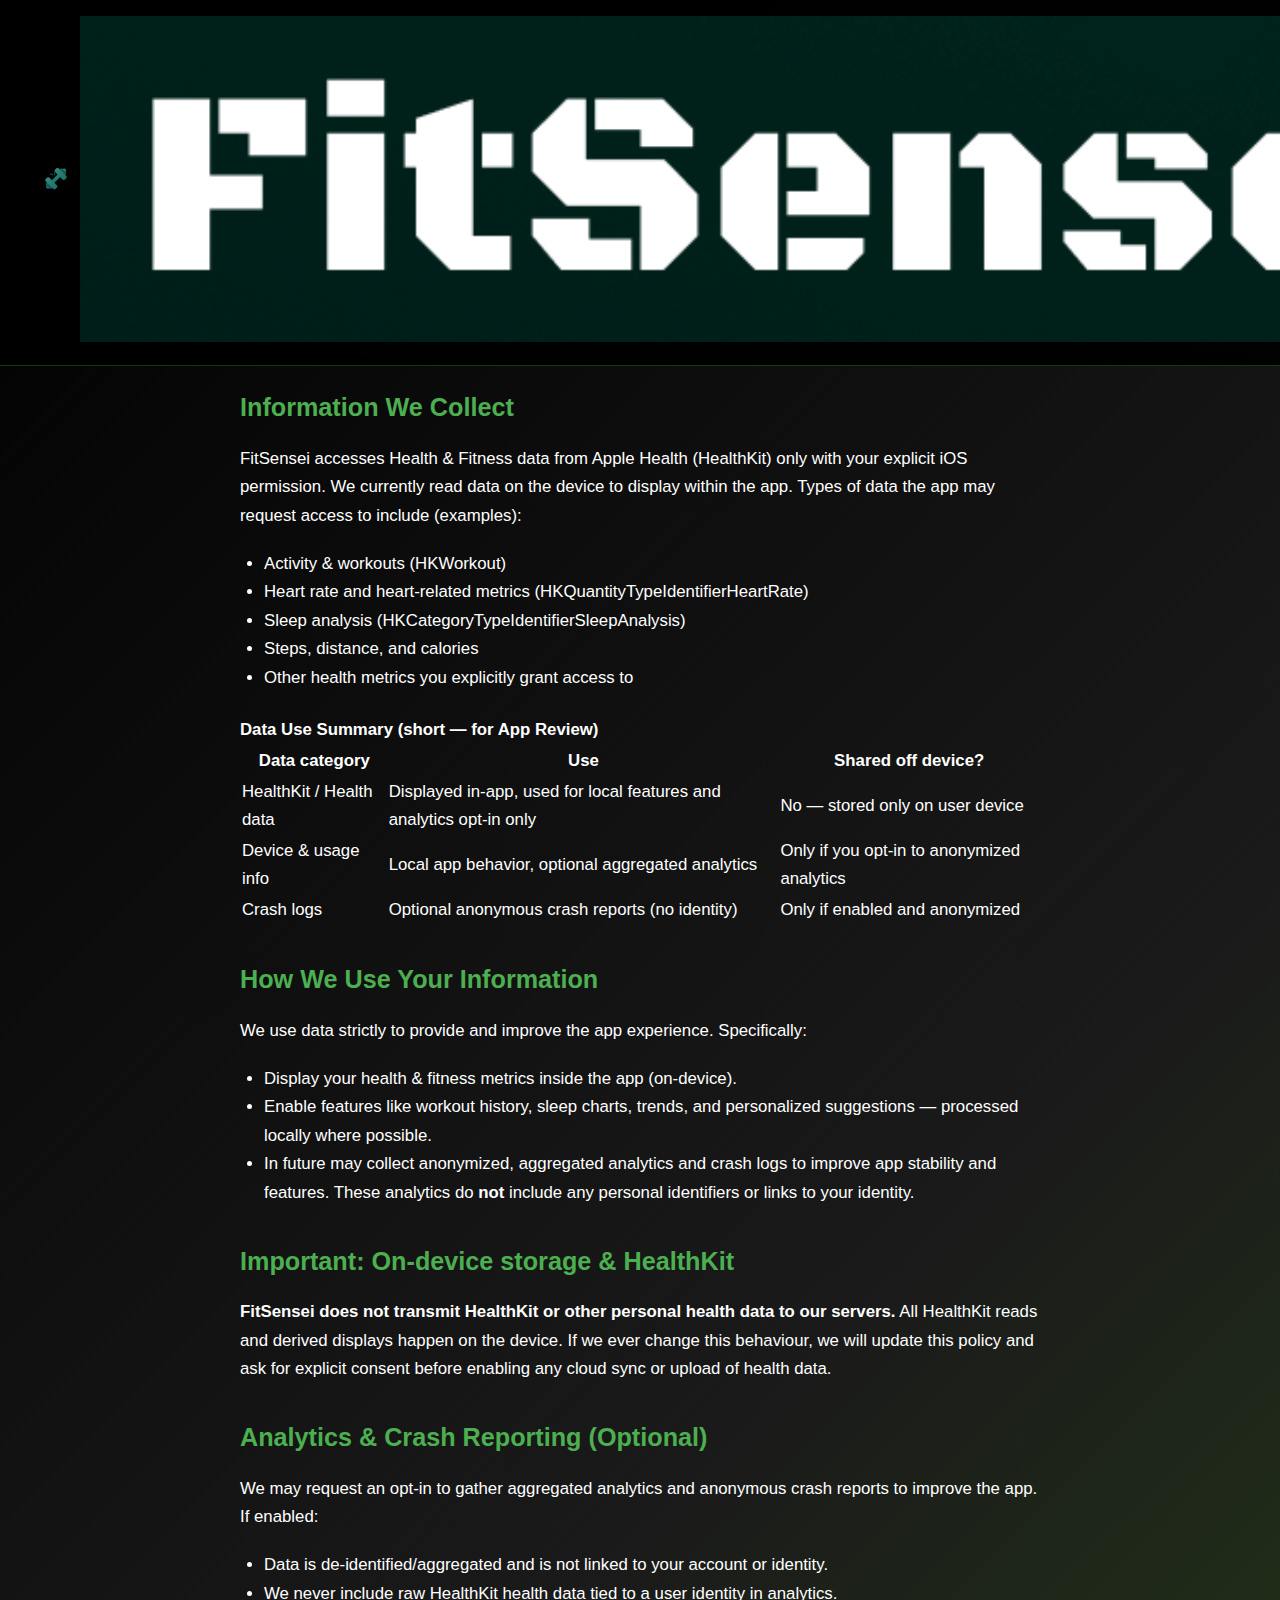
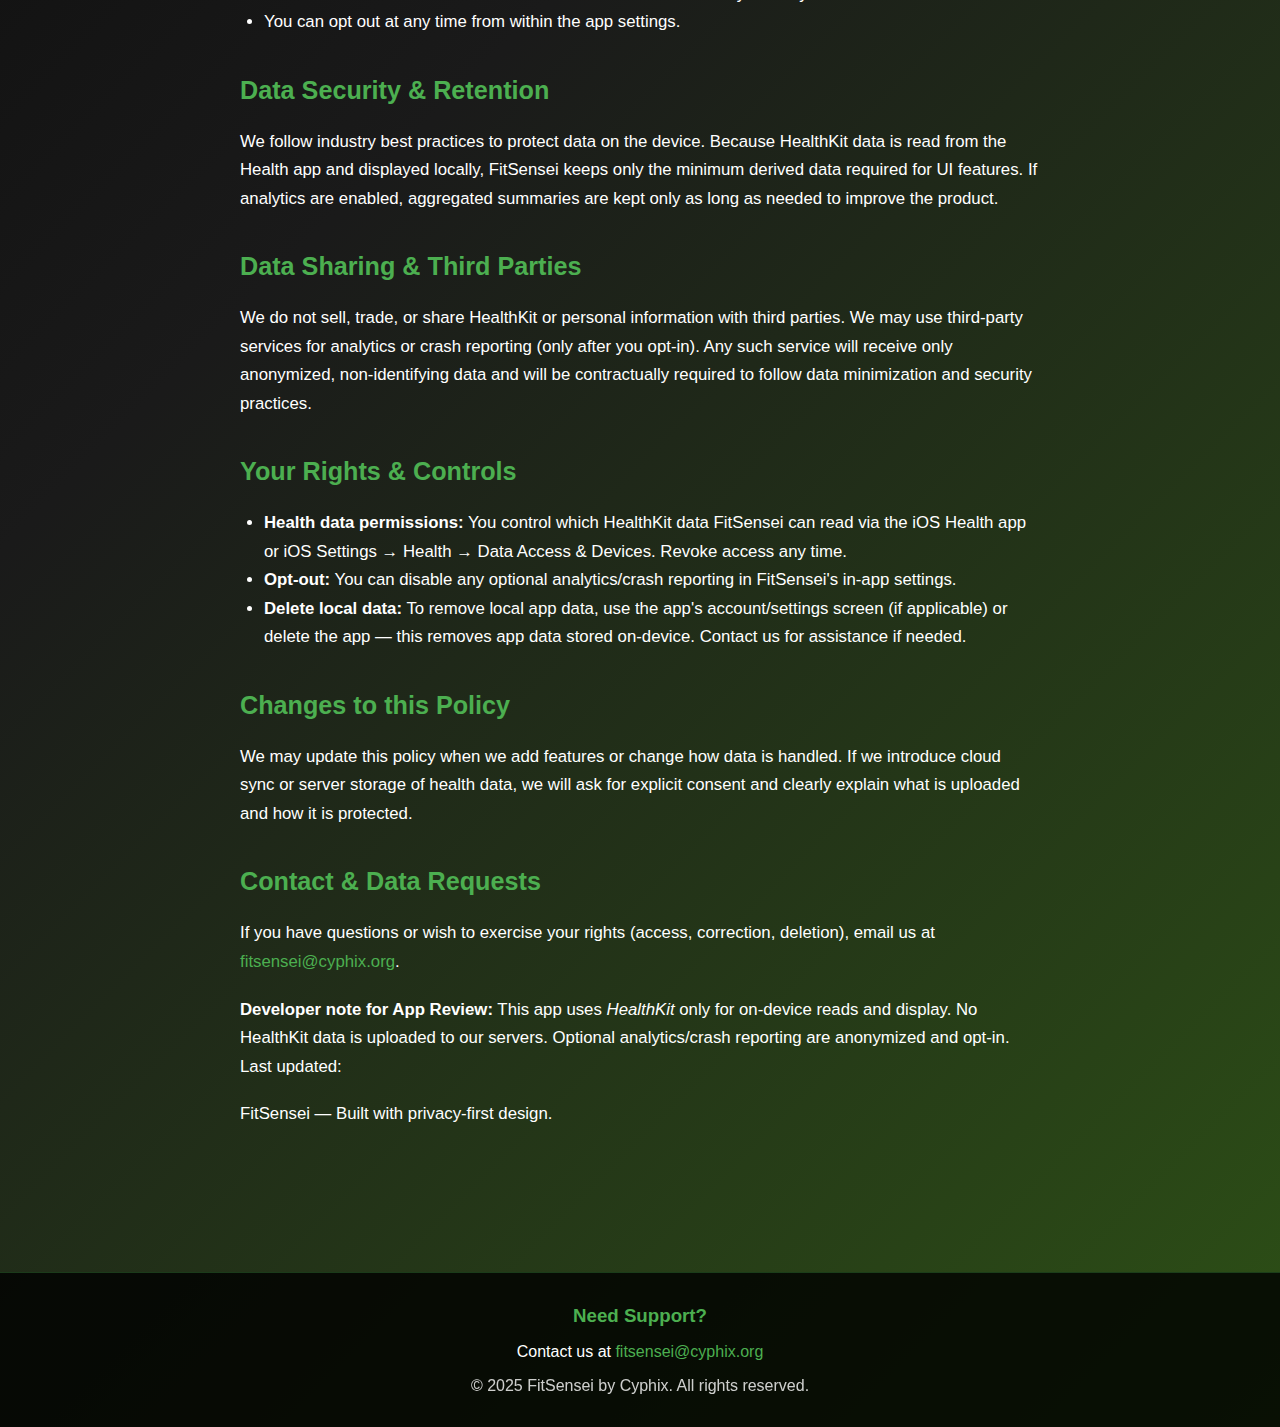
<file: privacy.html>
<!DOCTYPE html>
<html lang="en">
<head>
    <meta charset="UTF-8">
    <meta name="viewport" content="width=device-width, initial-scale=1.0">
    <title>Privacy Policy - FitSensei</title>
    <link rel="stylesheet" href="styles.css">
    <link rel="icon" type="image/png" href="logo.png">
    <link rel="apple-touch-icon" href="logo.png"> 
    <link rel="stylesheet" href="https://cdnjs.cloudflare.com/ajax/libs/font-awesome/6.4.2/css/all.min.css">
  
<style>
    /* Page-specific styles */
    .content-page {
        color: white;
        line-height: 1.7;
        font-size: 1.05rem;
        max-width: 800px;
        margin: 0 auto;
    }

    .content-page h2 {
        margin-top: 2rem;
        margin-bottom: 1rem;
        color: #4CAF50;
    }

    .content-page ul {
        margin-left: 1.5rem;
        margin-bottom: 1.5rem;
    }

    .content-page p {
        margin-bottom: 1.2rem;
    }

    /* Back button styled inverse (white button, green text) */
    .back-button {
        display: inline-block;
        margin-bottom: 2rem;
        padding: 10px 20px;
        background: white;
        color: #4CAF50;
        border-radius: 30px;
        font-size: 0.95rem;
        text-decoration: none;
        font-weight: 600;
        transition: all 0.3s ease;
    }

    .back-button:hover {
        background: #4CAF50;
        color: white;
        box-shadow: 0 8px 20px rgba(76, 175, 80, 0.4);
    }


    /* Make links green inside content */
    .content-page a {
        color: #4CAF50;
        text-decoration: none;
        font-weight: 500;
    }

    .content-page a:hover {
        text-decoration: underline;
    }
</style>

</head>
<body>
    <nav class="navbar" role="navigation" aria-label="Main navigation">
        <div class="nav-content">
            <div class="logo">
                <a href="home.html" aria-label="FitSensei home">
                    <img src="logo.png" alt="FitSensei Logo" class="logo-img">
                </a>
                <a href="home.html" aria-label="FitSensei">
                    <img src="fitsensei-text.png" alt="FitSensei" class="brand-image">
                </a>
            </div>
            
            <div class="nav-links" role="menubar" aria-label="Site links">
                <a href="home.html" role="menuitem">
                    <i class="fas fa-home nav-icon" aria-hidden="true"></i>
                    <span class="nav-text">Home</span>
                </a>
                <a href="donate.html" role="menuitem">
                    <i class="fas fa-hand-holding-heart nav-icon" aria-hidden="true"></i>
                    <span class="nav-text">Donate</span>
                </a>
                <a href="privacy.html" role="menuitem" aria-current="page">
                    <i class="fas fa-lock nav-icon" aria-hidden="true"></i>
                    <span class="nav-text">Privacy</span>
                </a>
                <a href="terms.html" role="menuitem">
                    <i class="fas fa-file-contract nav-icon" aria-hidden="true"></i>
                    <span class="nav-text">Terms</span>
                </a>
            </div>
        </div>
    </nav>

    <div class="container" role="main" aria-label="FitSensei privacy policy">
        <div class="hero">
        <a href="home.html" class="back-button" aria-label="Back to Home">← Back to Home</a>
        <div>
            <h1>Privacy & HealthKit Policy</h1>
            <p class="lead">How FitSensei accesses, stores, and uses Health and fitness data on your device.</p>
        </div>
        </div>

        <section class="content-page" aria-labelledby="info-collect">
        <h2 id="info-collect">Information We Collect</h2>
        <p>FitSensei accesses Health & Fitness data from Apple Health (HealthKit) only with your explicit iOS permission. We currently read data on the device to display within the app. Types of data the app may request access to include (examples):</p>

        <ul>
            <li>Activity & workouts (HKWorkout)</li>
            <li>Heart rate and heart-related metrics (HKQuantityTypeIdentifierHeartRate)</li>
            <li>Sleep analysis (HKCategoryTypeIdentifierSleepAnalysis)</li>
            <li>Steps, distance, and calories</li>
            <li>Other health metrics you explicitly grant access to</li>
        </ul>

        <div class="summary" aria-hidden="false">
            <strong>Data Use Summary (short — for App Review)</strong>
            <table class="data-table" role="table" aria-label="Data use summary">
            <thead>
                <tr><th>Data category</th><th>Use</th><th>Shared off device?</th></tr>
            </thead>
            <tbody>
                <tr><td>HealthKit / Health data</td><td>Displayed in-app, used for local features and analytics opt-in only</td><td>No — stored only on user device</td></tr>
                <tr><td>Device & usage info</td><td>Local app behavior, optional aggregated analytics</td><td>Only if you opt-in to anonymized analytics</td></tr>
                <tr><td>Crash logs</td><td>Optional anonymous crash reports (no identity)</td><td>Only if enabled and anonymized</td></tr>
            </tbody>
            </table>
        </div>

        <h2>How We Use Your Information</h2>
        <p>We use data strictly to provide and improve the app experience. Specifically:</p>
        <ul>
            <li>Display your health & fitness metrics inside the app (on-device).</li>
            <li>Enable features like workout history, sleep charts, trends, and personalized suggestions — processed locally where possible.</li>
            <li>In future may collect anonymized, aggregated analytics and crash logs to improve app stability and features. These analytics do <strong>not</strong> include any personal identifiers or links to your identity.</li>
        </ul>

        <h2>Important: On-device storage & HealthKit</h2>
        <p><strong>FitSensei does not transmit HealthKit or other personal health data to our servers.</strong> All HealthKit reads and derived displays happen on the device. If we ever change this behaviour, we will update this policy and ask for explicit consent before enabling any cloud sync or upload of health data.</p>

        <h2>Analytics & Crash Reporting (Optional)</h2>
        <p>We may request an opt-in to gather aggregated analytics and anonymous crash reports to improve the app. If enabled:</p>
        <ul>
            <li>Data is de-identified/aggregated and is not linked to your account or identity.</li>
            <li>We never include raw HealthKit health data tied to a user identity in analytics.</li>
            <li>You can opt out at any time from within the app settings.</li>
        </ul>

        <h2>Data Security & Retention</h2>
        <p>We follow industry best practices to protect data on the device. Because HealthKit data is read from the Health app and displayed locally, FitSensei keeps only the minimum derived data required for UI features. If analytics are enabled, aggregated summaries are kept only as long as needed to improve the product.</p>

        <h2>Data Sharing & Third Parties</h2>
        <p>We do not sell, trade, or share HealthKit or personal information with third parties. We may use third-party services for analytics or crash reporting (only after you opt-in). Any such service will receive only anonymized, non-identifying data and will be contractually required to follow data minimization and security practices.</p>

        <h2>Your Rights & Controls</h2>
        <ul>
            <li><strong>Health data permissions:</strong> You control which HealthKit data FitSensei can read via the iOS Health app or iOS Settings → Health → Data Access & Devices. Revoke access any time.</li>
            <li><strong>Opt-out:</strong> You can disable any optional analytics/crash reporting in FitSensei's in-app settings.</li>
            <li><strong>Delete local data:</strong> To remove local app data, use the app's account/settings screen (if applicable) or delete the app — this removes app data stored on-device. Contact us for assistance if needed.</li>
        </ul>

        <h2>Changes to this Policy</h2>
        <p>We may update this policy when we add features or change how data is handled. If we introduce cloud sync or server storage of health data, we will ask for explicit consent and clearly explain what is uploaded and how it is protected.</p>

        <h2>Contact & Data Requests</h2>
        <p>If you have questions or wish to exercise your rights (access, correction, deletion), email us at <a class="contact" href="mailto:fitsensei@cyphix.org">fitsensei@cyphix.org</a>.</p>

        <div class="note" role="note">
            <strong>Developer note for App Review:</strong> This app uses <em>HealthKit</em> only for on-device reads and display. No HealthKit data is uploaded to our servers. Optional analytics/crash reporting are anonymized and opt-in.
        </div>

        <footer>
            <p>Last updated: <strong><!-- Insert date of publish --></strong></p>
            <p>FitSensei — Built with privacy-first design.</p>
        </footer>
        </section>
    </div>
    
    <footer class="footer" role="contentinfo">
        <h3>Need Support?</h3>
        <p>Contact us at <a href="mailto:fitsensei@cyphix.org">fitsensei@cyphix.org</a></p>
        <p style="margin-top: 1rem; opacity: 0.8;">© 2025 FitSensei by Cyphix. All rights reserved.</p>
    </footer>

    <script src="script.js"></script>
</body>
</html>
</file>
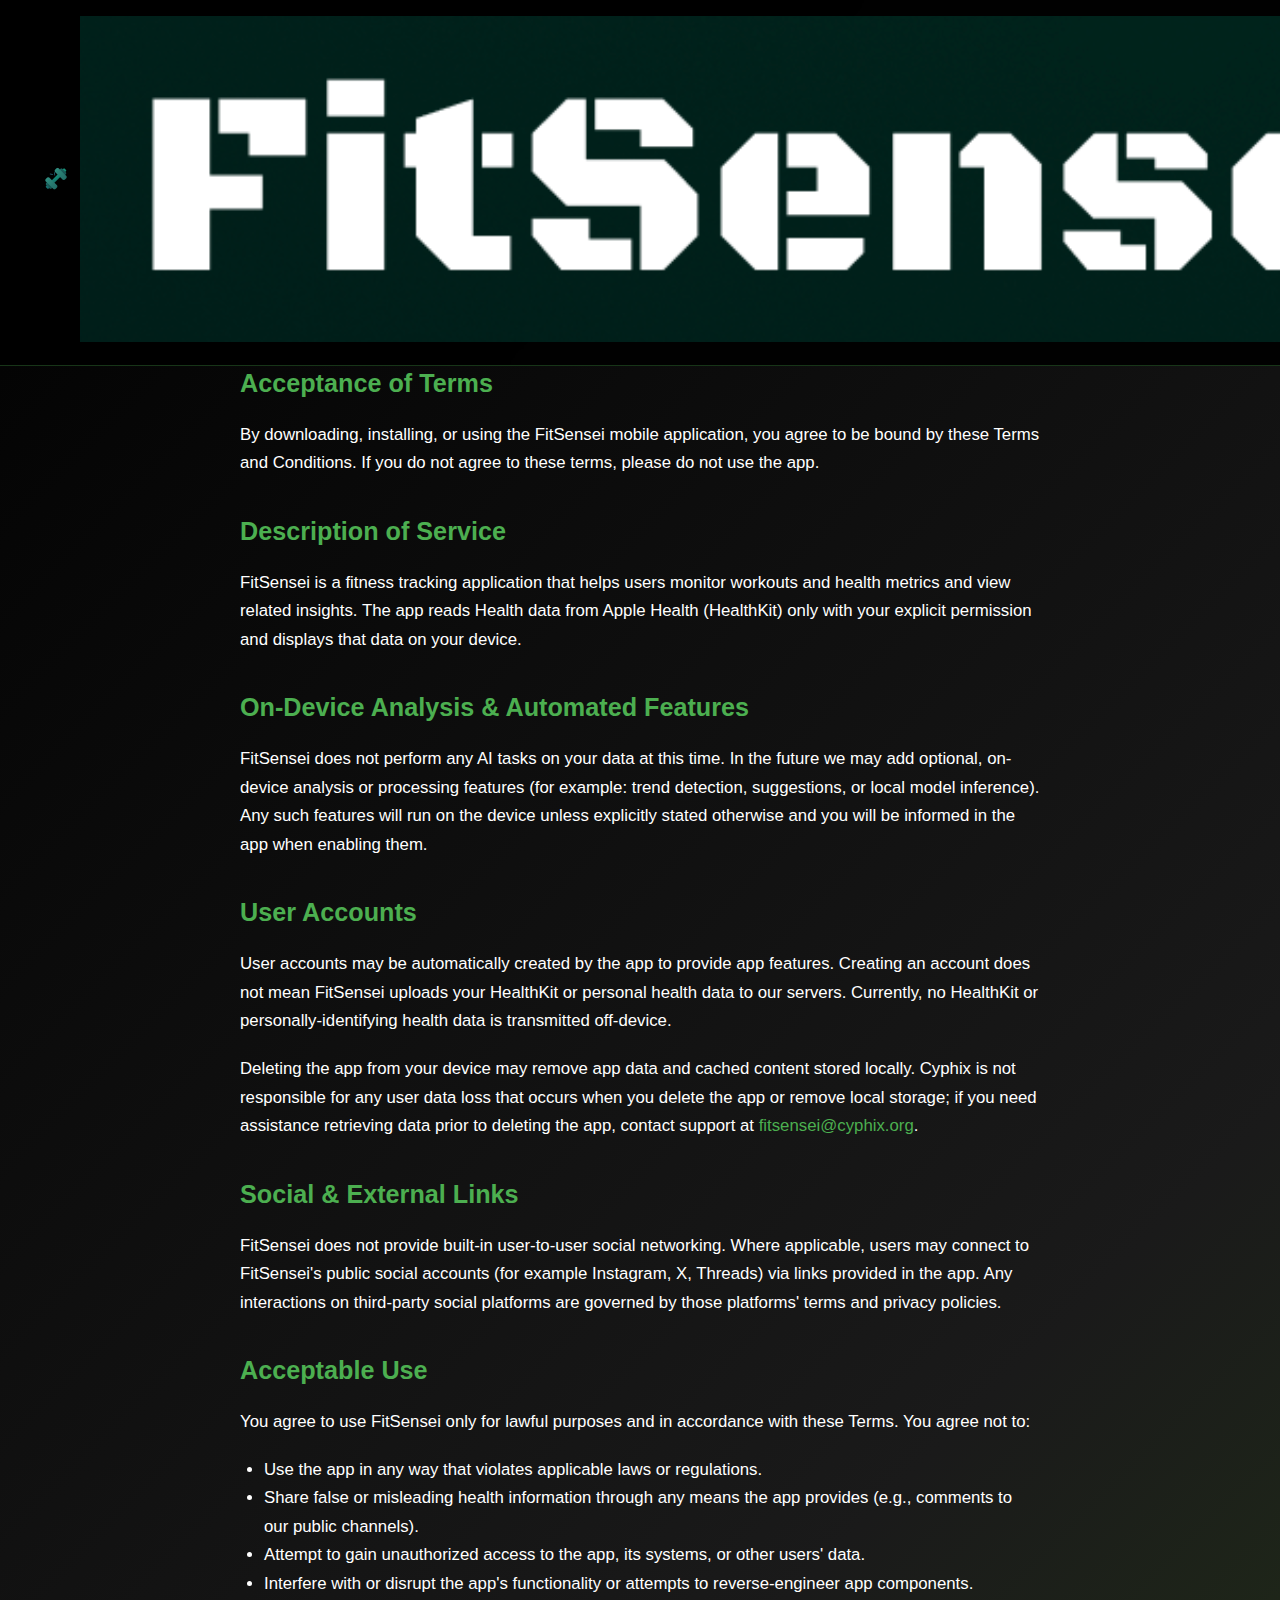
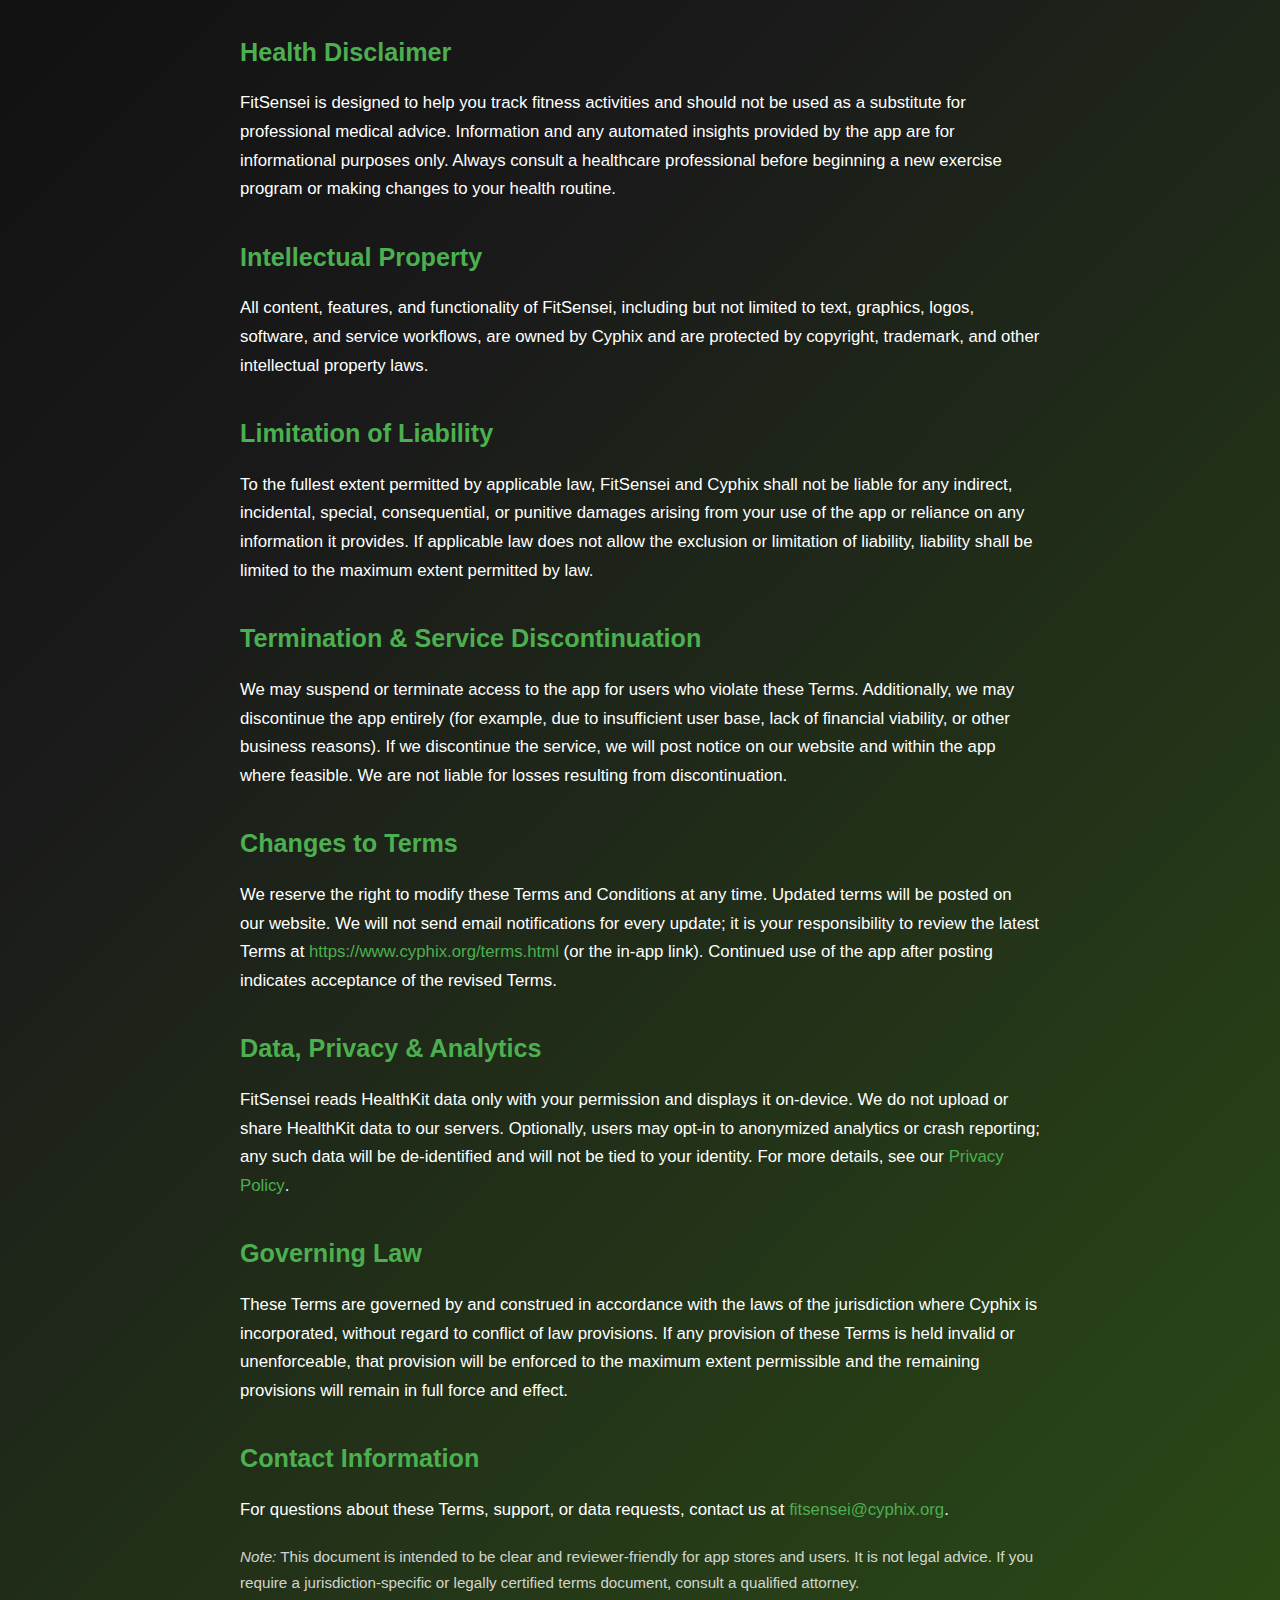
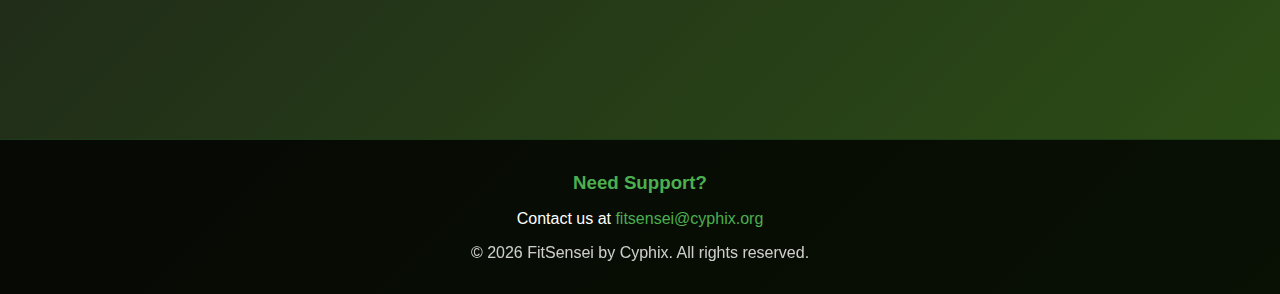
<file: terms.html>
<!DOCTYPE html>
<html lang="en">
<head>
    <meta charset="UTF-8" />
    <meta name="viewport" content="width=device-width, initial-scale=1.0"/>
    <title>Terms and Conditions - FitSensei</title>

    <!-- App-review friendly meta -->
    <meta name="description" content="FitSensei Terms & Conditions — on-device HealthKit reads, local storage, optional anonymized analytics, and app usage rules." />
    <meta name="keywords" content="HealthKit, On-Device, Privacy, Terms, Fitness, Analytics, Crash Logs, De-identified, Data Use, Consent" />

    <link rel="stylesheet" href="styles.css">
    <link rel="icon" type="image/png" href="logo.png">
    <link rel="apple-touch-icon" href="logo.png">   
    <link rel="stylesheet" href="https://cdnjs.cloudflare.com/ajax/libs/font-awesome/6.4.2/css/all.min.css">

    <style>
        /* Page-specific styles */
        :root{
            --green:#4CAF50;
            --bg:#0b0b0b;
            --text:#fff;
        }

        .content-page {
            color: white;
            line-height: 1.7;
            font-size: 1.05rem;
            max-width: 800px;
            margin: 0 auto;
        }

        .content-page h2 {
            margin-top: 2rem;
            margin-bottom: 1rem;
            color: var(--green);
        }

        .content-page ul {
            margin-left: 1.5rem;
            margin-bottom: 1.5rem;
        }

        .content-page p {
            margin-bottom: 1.2rem;
        }

        /* Back button styled inverse (white button, green text) */
        .back-button {
            display: inline-block;
            margin-bottom: 2rem;
            padding: 10px 20px;
            background: white;
            color: var(--green);
            border-radius: 30px;
            font-size: 0.95rem;
            text-decoration: none;
            font-weight: 600;
            transition: all 0.3s ease;
        }

        .back-button:hover {
            background: var(--green);
            color: white;
            box-shadow: 0 8px 20px rgba(76, 175, 80, 0.4);
        }

        /* Make links green inside content */
        .content-page a {
            color: var(--green);
            text-decoration: none;
            font-weight: 500;
        }

        .content-page a:hover {
            text-decoration: underline;
        }
    </style>
</head>
<body>
    <nav class="navbar" role="navigation" aria-label="Main navigation">
        <div class="nav-content">
            <div class="logo">
                <a href="home.html" aria-label="FitSensei home">
                    <img src="logo.png" alt="FitSensei Logo" class="logo-img">
                </a>
                <a href="home.html" aria-label="FitSensei">
                    <img src="fitsensei-text.png" alt="FitSensei" class="brand-image">
                </a>
            </div>
            
            <div class="nav-links" role="menubar" aria-label="Site links">
                <a href="home.html" role="menuitem">
                    <i class="fas fa-home nav-icon" aria-hidden="true"></i>
                    <span class="nav-text">Home</span>
                </a>
                <a href="donate.html" role="menuitem">
                    <i class="fas fa-hand-holding-heart nav-icon" aria-hidden="true"></i>
                    <span class="nav-text">Donate</span>
                </a>
                <a href="privacy.html" role="menuitem">
                    <i class="fas fa-lock nav-icon" aria-hidden="true"></i>
                    <span class="nav-text">Privacy</span>
                </a>
                <a href="terms.html" role="menuitem" aria-current="page">
                    <i class="fas fa-file-contract nav-icon" aria-hidden="true"></i>
                    <span class="nav-text">Terms</span>
                </a>
            </div>
        </div>
    </nav>

    <div class="container" role="main" aria-label="FitSensei Terms and Conditions">
        <div class="hero">
             <a href="home.html" class="back-button" aria-label="Back to Home">← Back to Home</a>
            <h1 style="margin-top:0;color:var(--green);">Terms and Conditions</h1>
            <p style="margin-top:6px;color:rgba(255,255,255,0.85)">Please read these terms carefully before using FitSensei.</p>
        </div>

        <div class="content-page">
            <h2>Acceptance of Terms</h2>
            <p>By downloading, installing, or using the FitSensei mobile application, you agree to be bound by these Terms and Conditions. If you do not agree to these terms, please do not use the app.</p>

            <h2>Description of Service</h2>
            <p>FitSensei is a fitness tracking application that helps users monitor workouts and health metrics and view related insights. The app reads Health data from Apple Health (HealthKit) only with your explicit permission and displays that data on your device.</p>

            <h2>On-Device Analysis & Automated Features</h2>
            <p>FitSensei does not perform any AI tasks on your data at this time. In the future we may add optional, on-device analysis or processing features (for example: trend detection, suggestions, or local model inference). Any such features will run on the device unless explicitly stated otherwise and you will be informed in the app when enabling them.</p>

            <h2>User Accounts</h2>
            <p>User accounts may be automatically created by the app to provide app features. Creating an account does not mean FitSensei uploads your HealthKit or personal health data to our servers. Currently, no HealthKit or personally-identifying health data is transmitted off-device.</p>
            <p>Deleting the app from your device may remove app data and cached content stored locally. Cyphix is not responsible for any user data loss that occurs when you delete the app or remove local storage; if you need assistance retrieving data prior to deleting the app, contact support at <a href="mailto:fitsensei@cyphix.org">fitsensei@cyphix.org</a>.</p>

            <h2>Social & External Links</h2>
            <p>FitSensei does not provide built-in user-to-user social networking. Where applicable, users may connect to FitSensei's public social accounts (for example Instagram, X, Threads) via links provided in the app. Any interactions on third-party social platforms are governed by those platforms' terms and privacy policies.</p>

            <h2>Acceptable Use</h2>
            <p>You agree to use FitSensei only for lawful purposes and in accordance with these Terms. You agree not to:</p>
            <ul>
                <li>Use the app in any way that violates applicable laws or regulations.</li>
                <li>Share false or misleading health information through any means the app provides (e.g., comments to our public channels).</li>
                <li>Attempt to gain unauthorized access to the app, its systems, or other users' data.</li>
                <li>Interfere with or disrupt the app's functionality or attempts to reverse-engineer app components.</li>
            </ul>

            <h2>Health Disclaimer</h2>
            <p>FitSensei is designed to help you track fitness activities and should not be used as a substitute for professional medical advice. Information and any automated insights provided by the app are for informational purposes only. Always consult a healthcare professional before beginning a new exercise program or making changes to your health routine.</p>

            <h2>Intellectual Property</h2>
            <p>All content, features, and functionality of FitSensei, including but not limited to text, graphics, logos, software, and service workflows, are owned by Cyphix and are protected by copyright, trademark, and other intellectual property laws.</p>

            <h2>Limitation of Liability</h2>
            <p>To the fullest extent permitted by applicable law, FitSensei and Cyphix shall not be liable for any indirect, incidental, special, consequential, or punitive damages arising from your use of the app or reliance on any information it provides. If applicable law does not allow the exclusion or limitation of liability, liability shall be limited to the maximum extent permitted by law.</p>

            <h2>Termination & Service Discontinuation</h2>
            <p>We may suspend or terminate access to the app for users who violate these Terms. Additionally, we may discontinue the app entirely (for example, due to insufficient user base, lack of financial viability, or other business reasons). If we discontinue the service, we will post notice on our website and within the app where feasible. We are not liable for losses resulting from discontinuation.</p>

            <h2>Changes to Terms</h2>
            <p>We reserve the right to modify these Terms and Conditions at any time. Updated terms will be posted on our website. We will not send email notifications for every update; it is your responsibility to review the latest Terms at <a href="https://www.cyphix.org/terms.html">https://www.cyphix.org/terms.html</a> (or the in-app link). Continued use of the app after posting indicates acceptance of the revised Terms.</p>

            <h2>Data, Privacy & Analytics</h2>
            <p>FitSensei reads HealthKit data only with your permission and displays it on-device. We do not upload or share HealthKit data to our servers. Optionally, users may opt-in to anonymized analytics or crash reporting; any such data will be de-identified and will not be tied to your identity. For more details, see our <a href="privacy.html">Privacy Policy</a>.</p>

            <h2>Governing Law</h2>
            <p>These Terms are governed by and construed in accordance with the laws of the jurisdiction where Cyphix is incorporated, without regard to conflict of law provisions. If any provision of these Terms is held invalid or unenforceable, that provision will be enforced to the maximum extent permissible and the remaining provisions will remain in full force and effect.</p>

            <h2>Contact Information</h2>
            <p>For questions about these Terms, support, or data requests, contact us at <a href="mailto:fitsensei@cyphix.org">fitsensei@cyphix.org</a>.</p>
            <p style="margin-top:12px;font-size:0.95rem;color:rgba(255,255,255,0.8);"><em>Note:</em> This document is intended to be clear and reviewer-friendly for app stores and users. It is not legal advice. If you require a jurisdiction-specific or legally certified terms document, consult a qualified attorney.</p>
        </div>
    </div>

    <footer class="footer" role="contentinfo">
        <h3>Need Support?</h3>
        <p>Contact us at <a href="mailto:fitsensei@cyphix.org">fitsensei@cyphix.org</a></p>
        <p style="margin-top: 1rem; opacity: 0.8;">© 2026 FitSensei by Cyphix. All rights reserved.</p>
    </footer>

    <script src="script.js"></script>
</body>
</html>
</file>
<file: styles.css>
* {
    margin: 0;
    padding: 0;
    box-sizing: border-box;
}

body {
    font-family: -apple-system, BlinkMacSystemFont, 'Segoe UI', Roboto, sans-serif;
    background: linear-gradient(135deg, #000000 0%, #1a1a1a 50%, #2d5016 100%);
    min-height: 100vh;
    overflow-x: hidden;
}

.navbar {
    position: fixed;
    top: 0;
    width: 100%;
    background: rgba(0, 0, 0, 0.8);
    backdrop-filter: blur(10px);
    z-index: 1000;
    padding: 1rem 2rem;
    border-bottom: 1px solid rgba(76, 175, 80, 0.3);
    transition: all 0.3s ease;
}

.navbar:hover {
    background: rgba(0, 0, 0, 0.9);
}

.nav-content {
    display: flex;
    justify-content: space-between;
    align-items: center;
    max-width: 1200px;
    margin: 0 auto;
}

.logo {
    font-size: 1.8rem;
    font-weight: bold;
    color: #4CAF50;
    display: flex;
    align-items: center;
    gap: 0.5rem;
    transition: transform 0.3s ease;
}

.logo:hover {
    transform: scale(1.05);
}

.logo-img {
    height: 32px;
    width: auto;
    border-radius: 6px;
}

/* .logo-icon {
    width: 32px;
    height: 32px;
    border-radius: 6px;
    background: linear-gradient(45deg, #4CAF50, #66BB6A);
    display: flex;
    align-items: center;
    justify-content: center;
    color: white;
    font-weight: bold;
    animation: pulse 2s infinite;
} */

@keyframes pulse {
    0%, 100% { transform: scale(1); }
    50% { transform: scale(1.1); }
}

.nav-links {
    display: flex;
    gap: 2rem;
}

.nav-links a {
    color: white;
    text-decoration: none;
    transition: all 0.3s;
    position: relative;
    padding: 0.5rem 1rem;
    border-radius: 20px;
}

.nav-links a:hover {
    color: #4CAF50;
    background: rgba(76, 175, 80, 0.1);
    transform: translateY(-2px);
}

.container {
    max-width: 1200px;
    margin: 0 auto;
    padding: 120px 2rem 60px;
}

/* Home Page Styles */
.hero {
    text-align: center;
    color: white;
    margin-bottom: 4rem;
    animation: fadeInUp 1s ease-out;
}

@keyframes fadeInUp {
    from {
        opacity: 0;
        transform: translateY(30px);
    }
    to {
        opacity: 1;
        transform: translateY(0);
    }
}

.hero h1 {
    font-size: 3.5rem;
    margin-bottom: 1rem;
    background: linear-gradient(45deg, #4CAF50, #81C784, #4CAF50);
    background-size: 200% 200%;
    -webkit-background-clip: text;
    -webkit-text-fill-color: transparent;
    background-clip: text;
    animation: gradientShift 3s ease-in-out infinite;
}

@keyframes gradientShift {
    0%, 100% { background-position: 0% 50%; }
    50% { background-position: 100% 50%; }
}

.hero p {
    font-size: 1.3rem;
    opacity: 0.9;
    margin-bottom: 2rem;
    max-width: 600px;
    margin-left: auto;
    margin-right: auto;
}

.cta-button {
    background: linear-gradient(45deg, #4CAF50, #66BB6A);
    color: white;
    padding: 15px 40px;
    border: none;
    border-radius: 50px;
    font-size: 1.1rem;
    cursor: pointer;
    transition: all 0.3s;
    box-shadow: 0 4px 15px rgba(76, 175, 80, 0.3);
    position: relative;
    overflow: hidden;
}

.cta-button::before {
    content: '';
    position: absolute;
    top: 0;
    left: -100%;
    width: 100%;
    height: 100%;
    background: linear-gradient(90deg, transparent, rgba(255, 255, 255, 0.2), transparent);
    transition: left 0.5s;
}

.cta-button:hover {
    transform: translateY(-2px);
    box-shadow: 0 8px 25px rgba(76, 175, 80, 0.4);
}

.cta-button:hover::before {
    left: 100%;
}

/* Desktop Mockups - All 5 phones */
.phone-mockups-desktop {
    display: flex;
    justify-content: center;
    align-items: flex-start; /* align top instead of center */
    flex-wrap: wrap; /* allow wrapping if screen is small */
    position: relative;
    margin: 4rem 0;
    gap: 30px; /* space between mockups */
    height: auto; /* remove fixed height */
}


.phone-carousel-mobile {
    display: none;
}

/* Realistic iPhone Mockup */
.iphone-mockup {
    width: 180px;
    height: 368px;
    background: linear-gradient(145deg, #2c2c2c, #000);
    border-radius: 25px;
    position: relative;
    box-shadow: 
        0 0 0 1px #333,
        0 0 0 4px #000,
        0 12px 24px rgba(0, 0, 0, 0.4),
        0 24px 48px rgba(0, 0, 0, 0.3);
    z-index: 2;
    transition: all 0.3s ease;
}

.iphone-mockup:hover {
    transform: scale(1.05) !important;
    box-shadow: 
        0 0 0 1px #4CAF50,
        0 0 0 4px #000,
        0 15px 30px rgba(76, 175, 80, 0.3),
        0 30px 60px rgba(0, 0, 0, 0.4);
}

.mockup-1 {
    transform: rotate(-8deg) translateY(-15px);
    animation: float1 6s ease-in-out infinite;
}

.mockup-2 {
    transform: rotate(3deg) translateY(8px);
    z-index: 3;
    animation: float2 6s ease-in-out infinite;
}

.mockup-3 {
    transform: rotate(-5deg) translateY(-8px);
    animation: float3 6s ease-in-out infinite;
}

.mockup-4 {
    transform: rotate(6deg) translateY(12px);
    animation: float4 6s ease-in-out infinite;
}

.mockup-5 {
    transform: rotate(-3deg) translateY(-12px);
    animation: float5 6s ease-in-out infinite;
}

@keyframes float1 {
    0%, 100% { transform: rotate(-8deg) translateY(-15px); }
    50% { transform: rotate(-6deg) translateY(-20px); }
}

@keyframes float2 {
    0%, 100% { transform: rotate(3deg) translateY(8px); }
    50% { transform: rotate(5deg) translateY(0px); }
}

@keyframes float3 {
    0%, 100% { transform: rotate(-5deg) translateY(-8px); }
    50% { transform: rotate(-3deg) translateY(-15px); }
}

@keyframes float4 {
    0%, 100% { transform: rotate(6deg) translateY(12px); }
    50% { transform: rotate(8deg) translateY(5px); }
}

@keyframes float5 {
    0%, 100% { transform: rotate(-3deg) translateY(-12px); }
    50% { transform: rotate(-1deg) translateY(-18px); }
}

/* iPhone Camera Notch */
.iphone-mockup::before {
    content: '';
    position: absolute;
    top: 0;
    left: 50%;
    transform: translateX(-50%);
    width: 75px;
    height: 18px;
    background: #000;
    border-radius: 0 0 10px 10px;
    z-index: 2;
}

/* Home Indicator */
.iphone-mockup::after {
    content: '';
    position: absolute;
    bottom: 5px;
    left: 50%;
    transform: translateX(-50%);
    width: 75px;
    height: 3px;
    background: #666;
    border-radius: 2px;
}

.iphone-screen {
    width: 168px;
    height: 355px;
    background: #000;
    border-radius: 20px;
    position: absolute;
    top: 6px;
    left: 6px;
    overflow: hidden;
    display: flex;
    flex-direction: column;
}

.screenshot-container {
    flex: 1;
    width: 100%;
    height: 100%; /* was calc(100% - 34px); */
    overflow: hidden;
    background: linear-gradient(135deg, #4CAF50, #66BB6A);
    display: flex;
    align-items: center;
    justify-content: center;
    color: white;
    font-size: 14px;
    font-weight: bold;
    position: relative;
}


.screenshot {
    width: 100%;
    height: 100%;
    object-fit: cover;
    object-position: top;
}

.fallback-text {
    position: absolute;
    top: 50%;
    left: 50%;
    transform: translate(-50%, -50%);
    color: white;
    font-size: 14px;
    font-weight: bold;
}

/* 3D Running Figure */
.running-figure {
    position: absolute;
    right: -60px;
    top: 45%;
    transform: translateY(-50%);
    z-index: 4;
}

.running-figure-mobile {
    position: absolute;
    right: -50px;
    top: 45%;
    transform: translateY(-50%);
    z-index: 4;
}

.runner-body {
    width: 50px;
    height: 75px;
    position: relative;
    animation: run 2s ease-in-out infinite;
}

.runner-head {
    width: 15px;
    height: 15px;
    background: linear-gradient(45deg, #4CAF50, #66BB6A);
    border-radius: 50%;
    position: absolute;
    top: 0;
    left: 50%;
    transform: translateX(-50%);
    box-shadow: 0 1px 3px rgba(0, 0, 0, 0.3);
}

.runner-torso {
    width: 12px;
    height: 25px;
    background: linear-gradient(45deg, #66BB6A, #81C784);
    position: absolute;
    top: 15px;
    left: 50%;
    transform: translateX(-50%);
    border-radius: 3px;
    box-shadow: 0 1px 3px rgba(0, 0, 0, 0.3);
}

.runner-arm {
    width: 9px;
    height: 18px;
    background: linear-gradient(45deg, #66BB6A, #81C784);
    position: absolute;
    border-radius: 6px;
    box-shadow: 0 1px 3px rgba(0, 0, 0, 0.3);
}

.runner-arm.left {
    top: 18px;
    left: 9px;
    transform: rotate(-20deg);
    animation: armSwing 2s ease-in-out infinite;
}

.runner-arm.right {
    top: 18px;
    right: 9px;
    transform: rotate(20deg);
    animation: armSwing 2s ease-in-out infinite reverse;
}

.runner-leg {
    width: 11px;
    height: 22px;
    background: linear-gradient(45deg, #4CAF50, #66BB6A);
    position: absolute;
    border-radius: 5px;
    box-shadow: 0 1px 3px rgba(0, 0, 0, 0.3);
}

.runner-leg.left {
    bottom: 0;
    left: 15px;
    transform: rotate(10deg);
    animation: legSwing 2s ease-in-out infinite;
}

.runner-leg.right {
    bottom: 0;
    right: 15px;
    transform: rotate(-10deg);
    animation: legSwing 2s ease-in-out infinite reverse;
}

@keyframes run {
    0%, 100% {
        transform: translateY(-50%) translateX(0);
    }
    50% {
        transform: translateY(-55%) translateX(5px);
    }
}

@keyframes armSwing {
    0%, 100% {
        transform: rotate(-20deg);
    }
    50% {
        transform: rotate(20deg);
    }
}

@keyframes legSwing {
    0%, 100% {
        transform: rotate(10deg);
    }
    50% {
        transform: rotate(-30deg);
    }
}

.floating-elements {
    position: absolute;
    width: 100%;
    height: 100%;
    pointer-events: none;
}

.floating-icon {
    position: absolute;
    font-size: 2rem;
    opacity: 0.7;
    color: #4CAF50;
    animation: float 4s ease-in-out infinite;
    text-shadow: 0 0 10px rgba(76, 175, 80, 0.5);
}

.floating-icon:nth-child(1) {
    top: 10%;
    left: 5%;
    animation-delay: 0s;
}

.floating-icon:nth-child(2) {
    top: 70%;
    right: 2%;
    animation-delay: 1s;
}

.floating-icon:nth-child(3) {
    bottom: 10%;
    left: 8%;
    animation-delay: 2s;
}

.floating-icon:nth-child(4) {
    top: 30%;
    left: 2%;
    animation-delay: 3s;
}

.floating-icon:nth-child(5) {
    top: 60%;
    right: 8%;
    animation-delay: 1.5s;
}

.floating-icon:nth-child(6) {
    bottom: 30%;
    right: 10%;
    animation-delay: 2.5s;
}

@keyframes float {
    0%, 100% {
        transform: translateY(0px) rotate(0deg);
    }
    50% {
        transform: translateY(-20px) rotate(180deg);
    }
}

/* Mobile Carousel */
.carousel-container {
    position: relative;
    width: 100%;
    height: 600px;
    display: flex;
    flex-direction: column;
    align-items: center;
    justify-content: center;
}

.carousel-wrapper {
    position: relative;
    width: 280px;
    height: 572px;
    overflow: hidden;
}

.carousel-slide {
    position: absolute;
    top: 0;
    left: 0;
    width: 100%;
    height: 100%;
    opacity: 0;
    transform: translateX(100%);
    transition: all 0.5s ease-in-out;
}

.carousel-slide.active {
    opacity: 1;
    transform: translateX(0);
}

.carousel-slide.prev {
    transform: translateX(-100%);
}

.carousel-controls {
    display: flex;
    align-items: center;
    gap: 2rem;
    margin-top: 2rem;
}

.carousel-btn {
    background: rgba(76, 175, 80, 0.2);
    border: 2px solid #4CAF50;
    color: #4CAF50;
    width: 50px;
    height: 50px;
    border-radius: 50%;
    font-size: 24px;
    cursor: pointer;
    transition: all 0.3s;
}

.carousel-btn:hover {
    background: #4CAF50;
    color: white;
    transform: scale(1.1);
}

.carousel-dots {
    display: flex;
    gap: 0.5rem;
}

.dot {
    width: 12px;
    height: 12px;
    border-radius: 50%;
    background: rgba(76, 175, 80, 0.3);
    cursor: pointer;
    transition: all 0.3s;
}

.dot.active {
    background: #4CAF50;
    transform: scale(1.2);
}

/* Footer */
.footer {
    background: rgba(0, 0, 0, 0.8);
    color: white;
    text-align: center;
    padding: 2rem;
    margin-top: 4rem;
    border-top: 1px solid rgba(76, 175, 80, 0.3);
}

.footer h3 {
    color: #4CAF50;
    margin-bottom: 1rem;
}

.footer a {
    color: #4CAF50;
    text-decoration: none;
    transition: color 0.3s;
}

/* Responsive adjustments */
@media (max-width: 768px) {
    .logo {
        font-size: 1.4rem;
    }

    .nav-links {
        gap: 1rem;
    }

    .nav-links a {
        font-size: 0.9rem;
        padding: 0.3rem 0.7rem;
    }
}

@media (max-width: 480px) {
    .nav-links {
        gap: 0.5rem;
    }

    .logo {
        font-size: 1.2rem;
    }

    .nav-links a {
        font-size: 0.8rem;
        padding: 0.2rem 0.6rem;
    }
}
/* Show icons only on mobile */
.nav-icon {
    display: none;
    font-size: 1.2rem;
}

@media (max-width: 768px) {
    .nav-text {
        display: none; /* hide text */
    }
    .nav-icon {
        display: inline; /* show icon */
    }
    .nav-links a {
        padding: 0.4rem 0.6rem;
        font-size: 1.2rem;
    }
}
</file>
